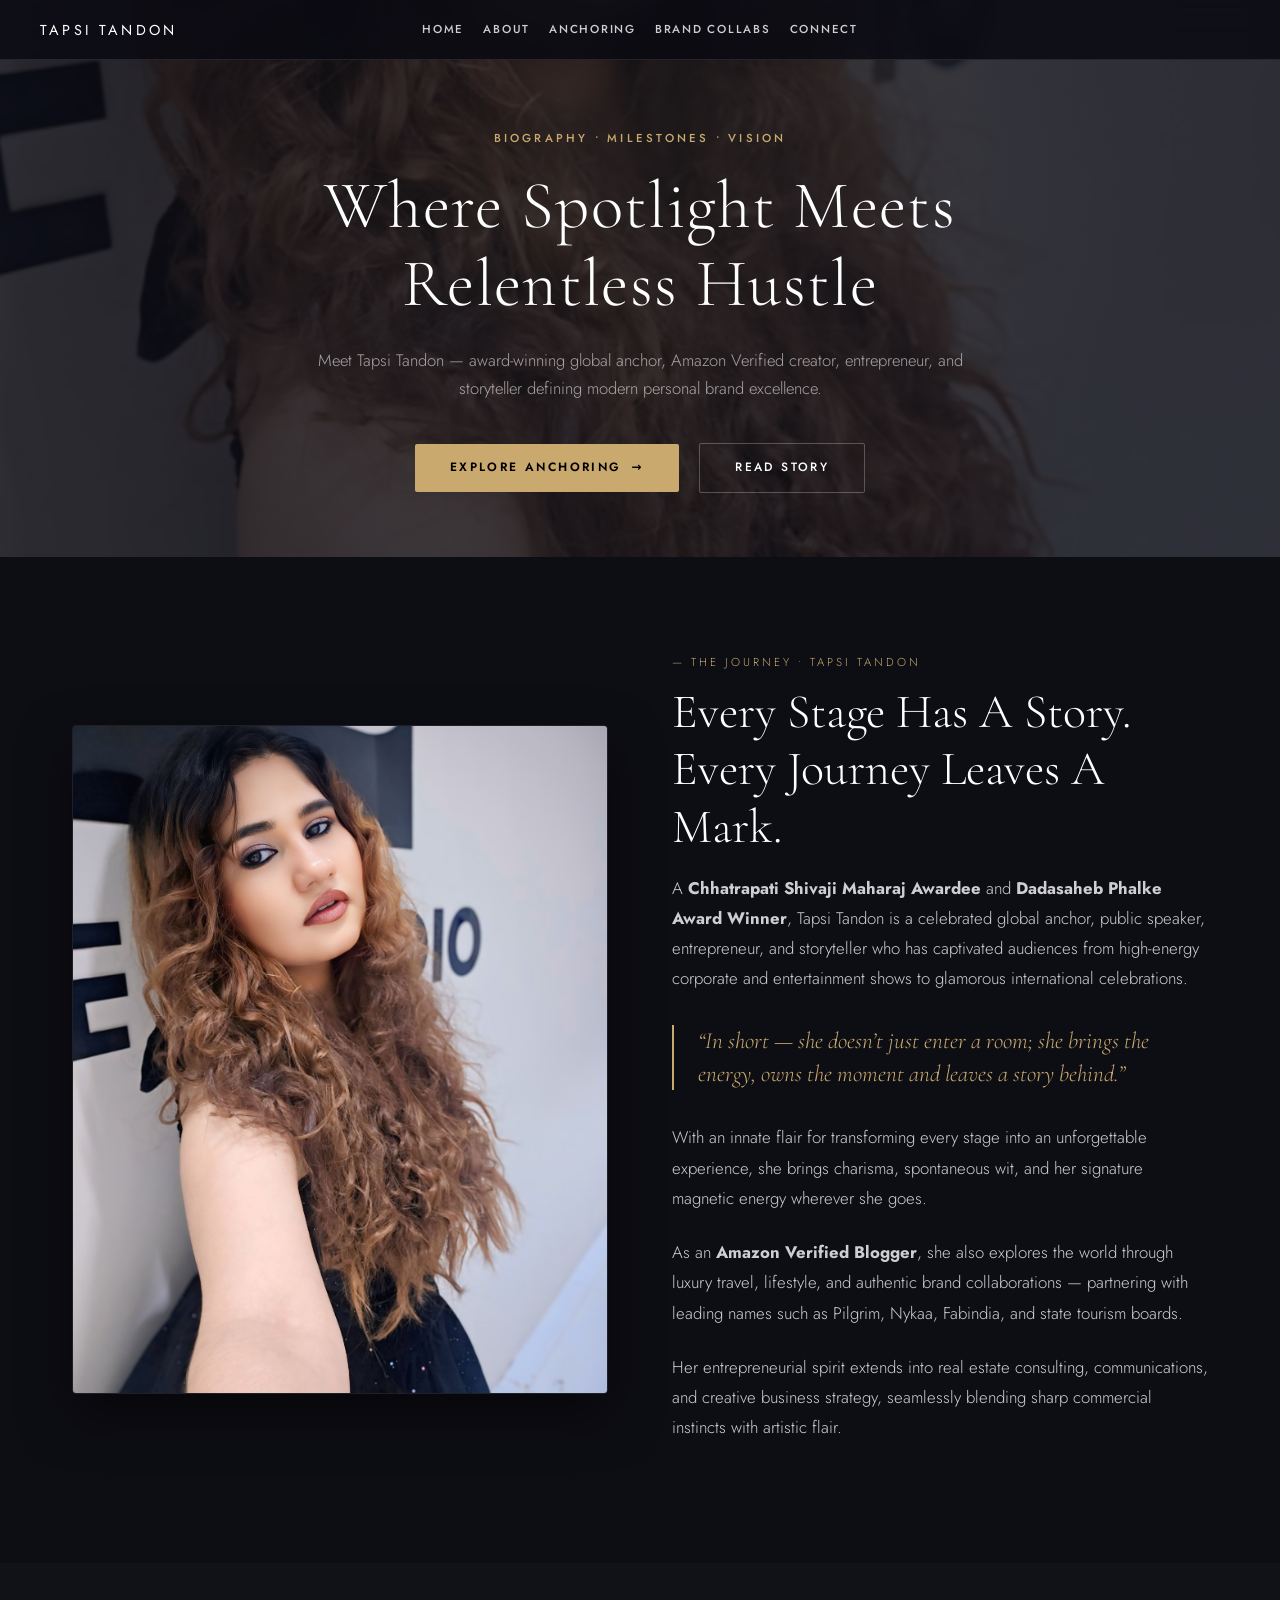
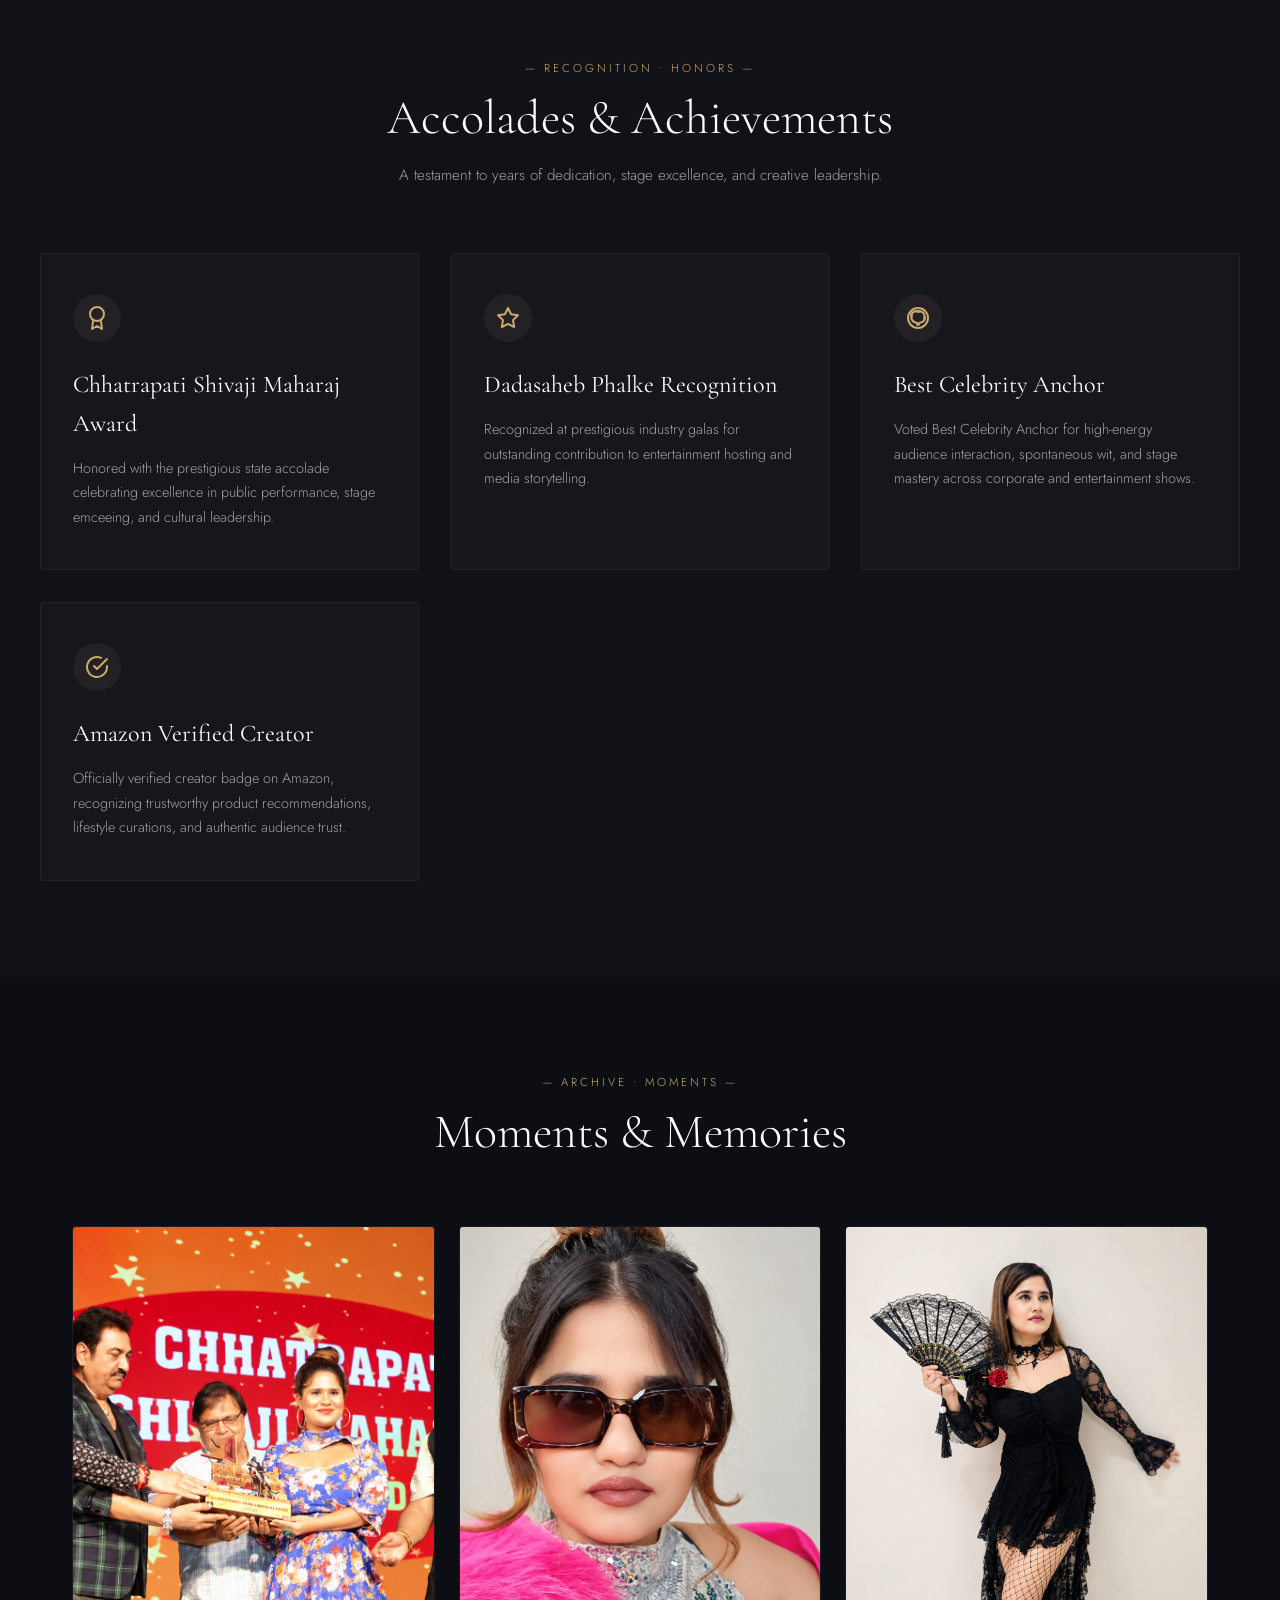
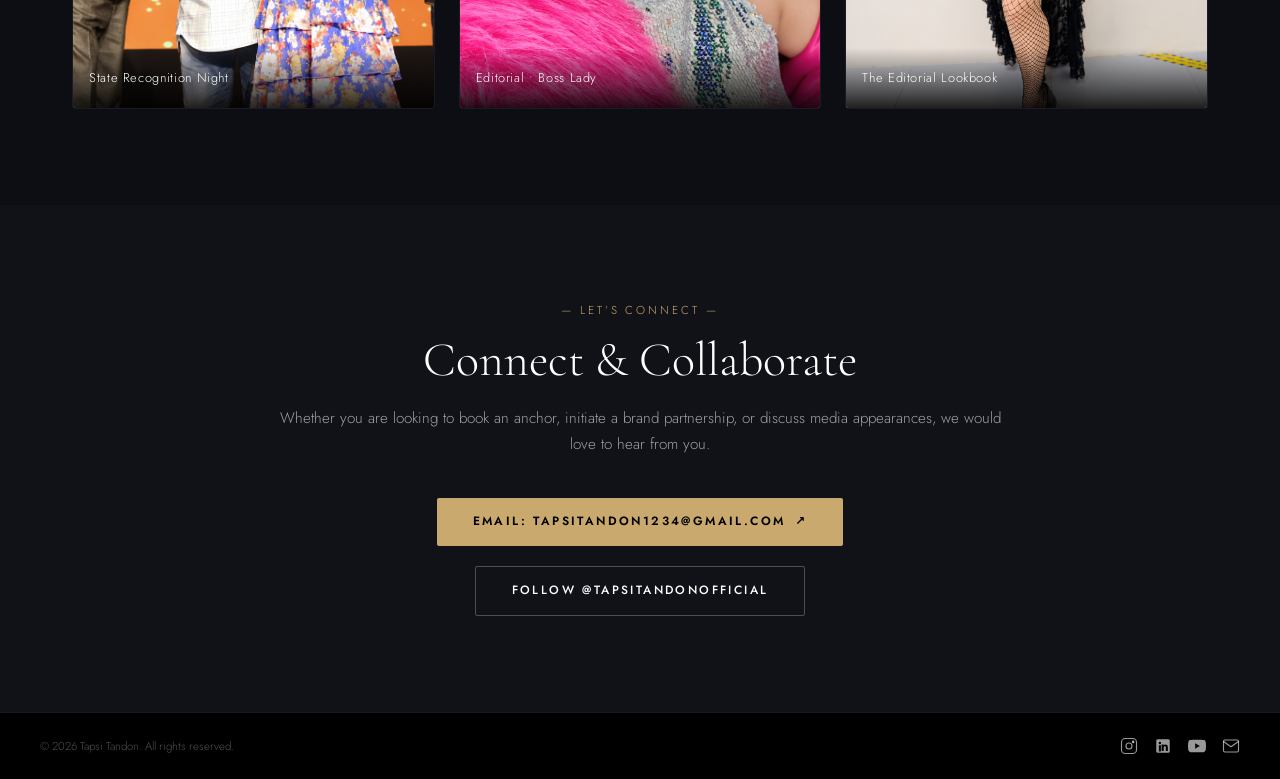
<file: about.html>
<!DOCTYPE html>
<html lang="en">
<head>
  <meta charset="UTF-8" />
  <meta name="viewport" content="width=device-width, initial-scale=1.0" />
  <title>About Tapsi Tandon | Anchor, Lifestyle Blogger &amp; Entrepreneur</title>
  <meta name="description" content="Discover the journey of Tapsi Tandon: Chhatrapati Shivaji Awardee, Dadasaheb Phalke recognition, award-winning international anchor, Amazon Verified blogger, and entrepreneur." />
  <meta name="robots" content="index, follow, max-image-preview:large, max-snippet:-1, max-video-preview:-1" />
  <link rel="canonical" href="https://tapsi-tandon-portfolio.vercel.app/about.html" />
  <meta name="theme-color" content="#0d0d0f" />

  <!-- Favicon -->
  <link rel="icon" type="image/x-icon" href="favicon.ico" />
  <link rel="icon" type="image/png" sizes="192x192" href="favicon.png" />
  <link rel="icon" type="image/svg+xml" href="assets/favicon.svg" />
  <link rel="apple-touch-icon" href="favicon.png" />

  <!-- Open Graph / Facebook -->
  <meta property="og:type" content="profile" />
  <meta property="og:site_name" content="Tapsi Tandon" />
  <meta property="og:title" content="About Tapsi Tandon | Anchor, Lifestyle Blogger &amp; Entrepreneur" />
  <meta property="og:description" content="Official biography and milestones of award-winning anchor, lifestyle blogger, and entrepreneur Tapsi Tandon." />
  <meta property="og:url" content="https://tapsi-tandon-portfolio.vercel.app/about.html" />
  <meta property="og:image" content="https://tapsi-tandon-portfolio.vercel.app/assets/thumnail.png" />
  <meta property="og:image:alt" content="Tapsi Tandon official portrait" />
  <meta property="og:locale" content="en_US" />
  <meta property="profile:first_name" content="Tapsi" />
  <meta property="profile:last_name" content="Tandon" />

  <!-- Twitter / X Card -->
  <meta name="twitter:card" content="summary_large_image" />
  <meta name="twitter:title" content="About Tapsi Tandon | Anchor, Lifestyle Blogger &amp; Entrepreneur" />
  <meta name="twitter:description" content="Discover the journey of award-winning anchor and entrepreneur Tapsi Tandon." />
  <meta name="twitter:image" content="https://tapsi-tandon-portfolio.vercel.app/assets/thumnail.png" />

  <!-- Structured Data (JSON-LD) - AboutPage & Person Schema -->
  <script type="application/ld+json">
  {
    "@context": "https://schema.org",
    "@type": "AboutPage",
    "mainEntity": {
      "@type": "Person",
      "name": "Tapsi Tandon",
      "url": "https://tapsi-tandon-portfolio.vercel.app/",
      "image": "https://tapsi-tandon-portfolio.vercel.app/assets/thumnail.png",
      "description": "A Chhatrapati Shivaji Awardee & Dadasaheb Phalke Award Winner, Tapsi Tandon is a global anchor, public speaker, entrepreneur and Amazon Verified blogger.",
      "jobTitle": [
        "Anchor",
        "Lifestyle Blogger",
        "Entrepreneur",
        "Public Speaker"
      ],
      "award": [
        "Chhatrapati Shivaji Maharaj Award",
        "Dadasaheb Phalke Award",
        "Best Celebrity Anchor",
        "Amazon Verified Blogger"
      ],
      "sameAs": [
        "https://www.instagram.com/tapsitandonofficial/",
        "https://in.linkedin.com/in/tapsi-tandon-43574a1b8",
        "https://www.youtube.com/watch?v=YU4vX3WAC-Q&t=421s"
      ]
    }
  }
  </script>

  <!-- Google Fonts -->
  <link rel="preconnect" href="https://fonts.googleapis.com" />
  <link rel="preconnect" href="https://fonts.gstatic.com" crossorigin />
  <link href="https://fonts.googleapis.com/css2?family=Cormorant+Garamond:ital,wght@0,300;0,400;0,500;0,600;0,700;1,300;1,400;1,600&family=Dancing+Script:wght@400;600;700&family=Jost:wght@200;300;400;500;600&display=swap" rel="stylesheet" />

  <link rel="stylesheet" href="style.css?v=5" />
  <link rel="stylesheet" href="subpage.css" />
</head>
<body>

  <!-- ===================== MOBILE NAVBAR BACKDROP ===================== -->
  <div class="navbar-backdrop" id="navBackdrop" aria-hidden="true"></div>

  <!-- ===================== STICKY NAVBAR ===================== -->
  <header class="navbar" id="navbar">
    <div class="navbar__logo">
      <a href="index.html" aria-label="Tapsi Tandon home">TAPSI TANDON</a>
    </div>
    <nav class="navbar__links" id="navbarLinks" aria-label="Main navigation">
      <a href="index.html" class="navbar__link">HOME</a>
      <a href="about.html" class="navbar__link navbar__link--active">ABOUT</a>
      <a href="anchoring.html" class="navbar__link">ANCHORING</a>
      <a href="brand-collaborations.html" class="navbar__link">BRAND COLLABS</a>
      <a href="index.html#connect" class="navbar__link">CONNECT</a>
    </nav>
    <div class="navbar__actions">
      <button class="navbar__hamburger" id="navOpen" type="button" aria-label="Toggle navigation menu" aria-expanded="false">
        <span></span>
        <span></span>
      </button>
    </div>
  </header>

  <main>

    <!-- ===================== HERO SECTION ===================== -->
    <section class="subpage-hero">
      <div class="subpage-hero__bg" style="background-image: url('assets/series 1 archive phot.jpeg');"></div>
      <div class="subpage-hero__content">
        <span class="subpage-hero__eyebrow">Biography &bull; Milestones &bull; Vision</span>
        <h1 class="subpage-hero__title">Where Spotlight Meets Relentless Hustle</h1>
        <p class="subpage-hero__desc">
          Meet Tapsi Tandon &mdash; award-winning global anchor, Amazon Verified creator, entrepreneur, and storyteller defining modern personal brand excellence.
        </p>
        <div class="subpage-hero__actions">
          <a href="anchoring.html" class="btn-luxury-primary">
            <span>EXPLORE ANCHORING</span>
            <span>&rarr;</span>
          </a>
          <a href="#biography" class="btn-luxury-outline">
            <span>READ STORY</span>
          </a>
        </div>
      </div>
    </section>

    <!-- ===================== THE BIOGRAPHY / STORY ===================== -->
    <section class="subpage-section" id="biography">
      <div class="subpage-story">
        <div class="subpage-story__media">
          <img
            src="assets/series 1 archive phot.jpeg"
            alt="Tapsi Tandon award-winning anchor and entrepreneur editorial portrait"
            loading="lazy"
          />
        </div>
        <div class="subpage-story__body">
          <span class="section-head__eyebrow">&#x2014;&nbsp;THE JOURNEY &bull; TAPSI TANDON</span>
          <h2 class="section-head__title" style="text-align: left;">Every Stage Has A Story. Every Journey Leaves A Mark.</h2>
          <p>
            A <strong>Chhatrapati Shivaji Maharaj Awardee</strong> and <strong>Dadasaheb Phalke Award Winner</strong>, Tapsi Tandon is a celebrated global anchor, public speaker, entrepreneur, and storyteller who has captivated audiences from high-energy corporate and entertainment shows to glamorous international celebrations.
          </p>
          <div class="subpage-story__quote">
            &ldquo;In short &mdash; she doesn’t just enter a room; she brings the energy, owns the moment and leaves a story behind.&rdquo;
          </div>
          <p>
            With an innate flair for transforming every stage into an unforgettable experience, she brings charisma, spontaneous wit, and her signature magnetic energy wherever she goes.
          </p>
          <p>
            As an <strong>Amazon Verified Blogger</strong>, she also explores the world through luxury travel, lifestyle, and authentic brand collaborations &mdash; partnering with leading names such as Pilgrim, Nykaa, Fabindia, and state tourism boards.
          </p>
          <p>
            Her entrepreneurial spirit extends into real estate consulting, communications, and creative business strategy, seamlessly blending sharp commercial instincts with artistic flair.
          </p>
        </div>
      </div>
    </section>

    <!-- ===================== AWARDS & HONORS ===================== -->
    <section class="subpage-section subpage-section--dark">
      <div class="subpage-container">
        <div class="section-head">
          <span class="section-head__eyebrow">&#x2014;&nbsp;RECOGNITION &bull; HONORS&nbsp;&#x2014;</span>
          <h2 class="section-head__title">Accolades &amp; Achievements</h2>
          <p class="section-head__desc">
            A testament to years of dedication, stage excellence, and creative leadership.
          </p>
        </div>

        <div class="subpage-grid">
          <!-- Award 1 -->
          <div class="subpage-card">
            <div class="subpage-card__icon">
              <svg width="24" height="24" viewBox="0 0 24 24" fill="none" stroke="currentColor" stroke-width="2" stroke-linecap="round" stroke-linejoin="round">
                <circle cx="12" cy="8" r="7"></circle>
                <polyline points="8.21 13.89 7 23 12 20 17 23 15.79 13.88"></polyline>
              </svg>
            </div>
            <h3 class="subpage-card__title">Chhatrapati Shivaji Maharaj Award</h3>
            <p class="subpage-card__desc">
              Honored with the prestigious state accolade celebrating excellence in public performance, stage emceeing, and cultural leadership.
            </p>
          </div>

          <!-- Award 2 -->
          <div class="subpage-card">
            <div class="subpage-card__icon">
              <svg width="24" height="24" viewBox="0 0 24 24" fill="none" stroke="currentColor" stroke-width="2" stroke-linecap="round" stroke-linejoin="round">
                <polygon points="12 2 15.09 8.26 22 9.27 17 14.14 18.18 21.02 12 17.77 5.82 21.02 7 14.14 2 9.27 8.91 8.26 12 2"></polygon>
              </svg>
            </div>
            <h3 class="subpage-card__title">Dadasaheb Phalke Recognition</h3>
            <p class="subpage-card__desc">
              Recognized at prestigious industry galas for outstanding contribution to entertainment hosting and media storytelling.
            </p>
          </div>

          <!-- Award 3 -->
          <div class="subpage-card">
            <div class="subpage-card__icon">
              <svg width="24" height="24" viewBox="0 0 24 24" fill="none" stroke="currentColor" stroke-width="2" stroke-linecap="round" stroke-linejoin="round">
                <path d="M12 2a10 10 0 1 0 10 10A10 10 0 0 0 12 2zm1 14.93V18a1 1 0 0 1-2 0v-1.07A7 7 0 0 1 5.07 11H6a1 1 0 0 1 0-2h-.93A7 7 0 0 1 11 5.07V6a1 1 0 0 1 2 0v-.93A7 7 0 0 1 18.93 11H18a1 1 0 0 1 0 2h.93A7 7 0 0 1 13 16.93z"></path>
              </svg>
            </div>
            <h3 class="subpage-card__title">Best Celebrity Anchor</h3>
            <p class="subpage-card__desc">
              Voted Best Celebrity Anchor for high-energy audience interaction, spontaneous wit, and stage mastery across corporate and entertainment shows.
            </p>
          </div>

          <!-- Award 4 -->
          <div class="subpage-card">
            <div class="subpage-card__icon">
              <svg width="24" height="24" viewBox="0 0 24 24" fill="none" stroke="currentColor" stroke-width="2" stroke-linecap="round" stroke-linejoin="round">
                <path d="M22 11.08V12a10 10 0 1 1-5.93-9.14"></path>
                <polyline points="22 4 12 14.01 9 11.01"></polyline>
              </svg>
            </div>
            <h3 class="subpage-card__title">Amazon Verified Creator</h3>
            <p class="subpage-card__desc">
              Officially verified creator badge on Amazon, recognizing trustworthy product recommendations, lifestyle curations, and authentic audience trust.
            </p>
          </div>
        </div>
      </div>
    </section>

    <!-- ===================== VISUAL ARCHIVE ===================== -->
    <section class="subpage-section">
      <div class="section-head">
        <span class="section-head__eyebrow">&#x2014;&nbsp;ARCHIVE &bull; MOMENTS&nbsp;&#x2014;</span>
        <h2 class="section-head__title">Moments &amp; Memories</h2>
      </div>

      <div class="subpage-gallery">
        <div class="subpage-gallery__item">
          <img
            src="assets/chattrapati_award_winner.jpg"
            alt="Tapsi Tandon receiving the Chhatrapati Shivaji Maharaj Award"
            loading="lazy"
          />
          <div class="subpage-gallery__caption">State Recognition Night</div>
        </div>
        <div class="subpage-gallery__item">
          <img
            src="assets/glam.png"
            alt="Tapsi Tandon editorial portrait and personal brand ambassador"
            loading="lazy"
          />
          <div class="subpage-gallery__caption">Editorial &bull; Boss Lady</div>
        </div>
        <div class="subpage-gallery__item">
          <img
            src="assets/series2nd photo.jpeg"
            alt="Tapsi Tandon editorial lookbook and personal styling"
            loading="lazy"
          />
          <div class="subpage-gallery__caption">The Editorial Lookbook</div>
        </div>
      </div>
    </section>

    <!-- ===================== CALL TO ACTION ===================== -->
    <section class="subpage-section subpage-section--dark" style="text-align: center;">
      <div class="subpage-container" style="max-width: 750px;">
        <span class="section-head__eyebrow">&#x2014;&nbsp;LET&rsquo;S CONNECT&nbsp;&#x2014;</span>
        <h2 class="section-head__title">Connect &amp; Collaborate</h2>
        <p class="section-head__desc" style="margin-bottom: 2.5rem;">
          Whether you are looking to book an anchor, initiate a brand partnership, or discuss media appearances, we would love to hear from you.
        </p>
        <div class="subpage-hero__actions">
          <a
            href="https://mail.google.com/mail/?view=cm&fs=1&to=tapsitandon1234@gmail.com"
            target="_blank"
            rel="noopener noreferrer"
            class="btn-luxury-primary"
          >
            <span>EMAIL: tapsitandon1234@gmail.com</span>
            <span>&nearr;</span>
          </a>
          <a
            href="https://www.instagram.com/tapsitandonofficial/"
            target="_blank"
            rel="noopener noreferrer"
            class="btn-luxury-outline"
          >
            <span>FOLLOW @tapsitandonofficial</span>
          </a>
        </div>
      </div>
    </section>

  </main>

  <!-- ===================== FOOTER ===================== -->
  <footer class="footer">
    <div class="footer__bottom">
      <p class="footer__copy">&copy; <span id="footerYear">2026</span> Tapsi Tandon. All rights reserved.</p>
      <div class="footer__social">
        <a href="https://www.instagram.com/tapsitandonofficial/" target="_blank" rel="noopener noreferrer" aria-label="Instagram" class="footer__social-link">
          <svg width="18" height="18" viewBox="0 0 24 24" fill="none" stroke="currentColor" stroke-width="1.5" aria-hidden="true">
            <rect x="2" y="2" width="20" height="20" rx="5" ry="5"/>
            <circle cx="12" cy="12" r="4"/>
            <circle cx="17.5" cy="6.5" r="1" fill="currentColor"/>
          </svg>
        </a>
        <a href="https://in.linkedin.com/in/tapsi-tandon-43574a1b8" target="_blank" rel="noopener noreferrer" aria-label="LinkedIn" class="footer__social-link">
          <svg width="18" height="18" viewBox="0 0 24 24" fill="currentColor" aria-hidden="true">
            <path d="M19 3a2 2 0 0 1 2 2v14a2 2 0 0 1-2 2H5a2 2 0 0 1-2-2V5a2 2 0 0 1 2-2h14m-.5 15.5v-5.3a3.26 3.26 0 0 0-3.26-3.26c-.85 0-1.84.52-2.28 1.3v-1.11h-2.79v8.37h2.79v-4.93c0-.77.62-1.4 1.39-1.4a1.4 1.4 0 0 1 1.4 1.4v4.93h2.75M6.46 10.9v8.37H9.2V10.9H6.46M7.83 6.45a1.6 1.6 0 0 0-1.6 1.6 1.6 1.6 0 0 0 1.6 1.6 1.6 1.6 0 0 0 1.6-1.6 1.6 1.6 0 0 0-1.6-1.6z"/>
          </svg>
        </a>
        <a href="https://www.youtube.com/watch?v=YU4vX3WAC-Q&t=421s" target="_blank" rel="noopener noreferrer" aria-label="YouTube" class="footer__social-link">
          <svg width="18" height="18" viewBox="0 0 24 24" fill="currentColor" aria-hidden="true">
            <path d="M23.498 6.186a3.016 3.016 0 0 0-2.122-2.136C19.505 3.545 12 3.545 12 3.545s-7.505 0-9.377.505A3.017 3.017 0 0 0 .502 6.186C0 8.07 0 12 0 12s0 3.93.502 5.814a3.016 3.016 0 0 0 2.122 2.136c1.871.505 9.376.505 9.376.505s7.505 0 9.377-.505a3.015 3.015 0 0 0 2.122-2.136C24 15.93 24 12 24 12s0-3.93-.502-5.814zM9.545 15.568V8.432L15.818 12l-6.273 3.568z"/>
          </svg>
        </a>
        <a href="https://mail.google.com/mail/?view=cm&fs=1&to=tapsitandon1234@gmail.com" target="_blank" rel="noopener noreferrer" aria-label="Email" class="footer__social-link">
          <svg width="18" height="18" viewBox="0 0 24 24" fill="none" stroke="currentColor" stroke-width="1.5" stroke-linecap="round" stroke-linejoin="round" aria-hidden="true">
            <path d="M4 4h16c1.1 0 2 .9 2 2v12c0 1.1-.9 2-2 2H4c-1.1 0-2-.9-2-2V6c0-1.1.9-2 2-2z"></path>
            <polyline points="22,6 12,13 2,6"></polyline>
          </svg>
        </a>
      </div>
    </div>
  </footer>

  <script src="script.js"></script>
</body>
</html>
</file>
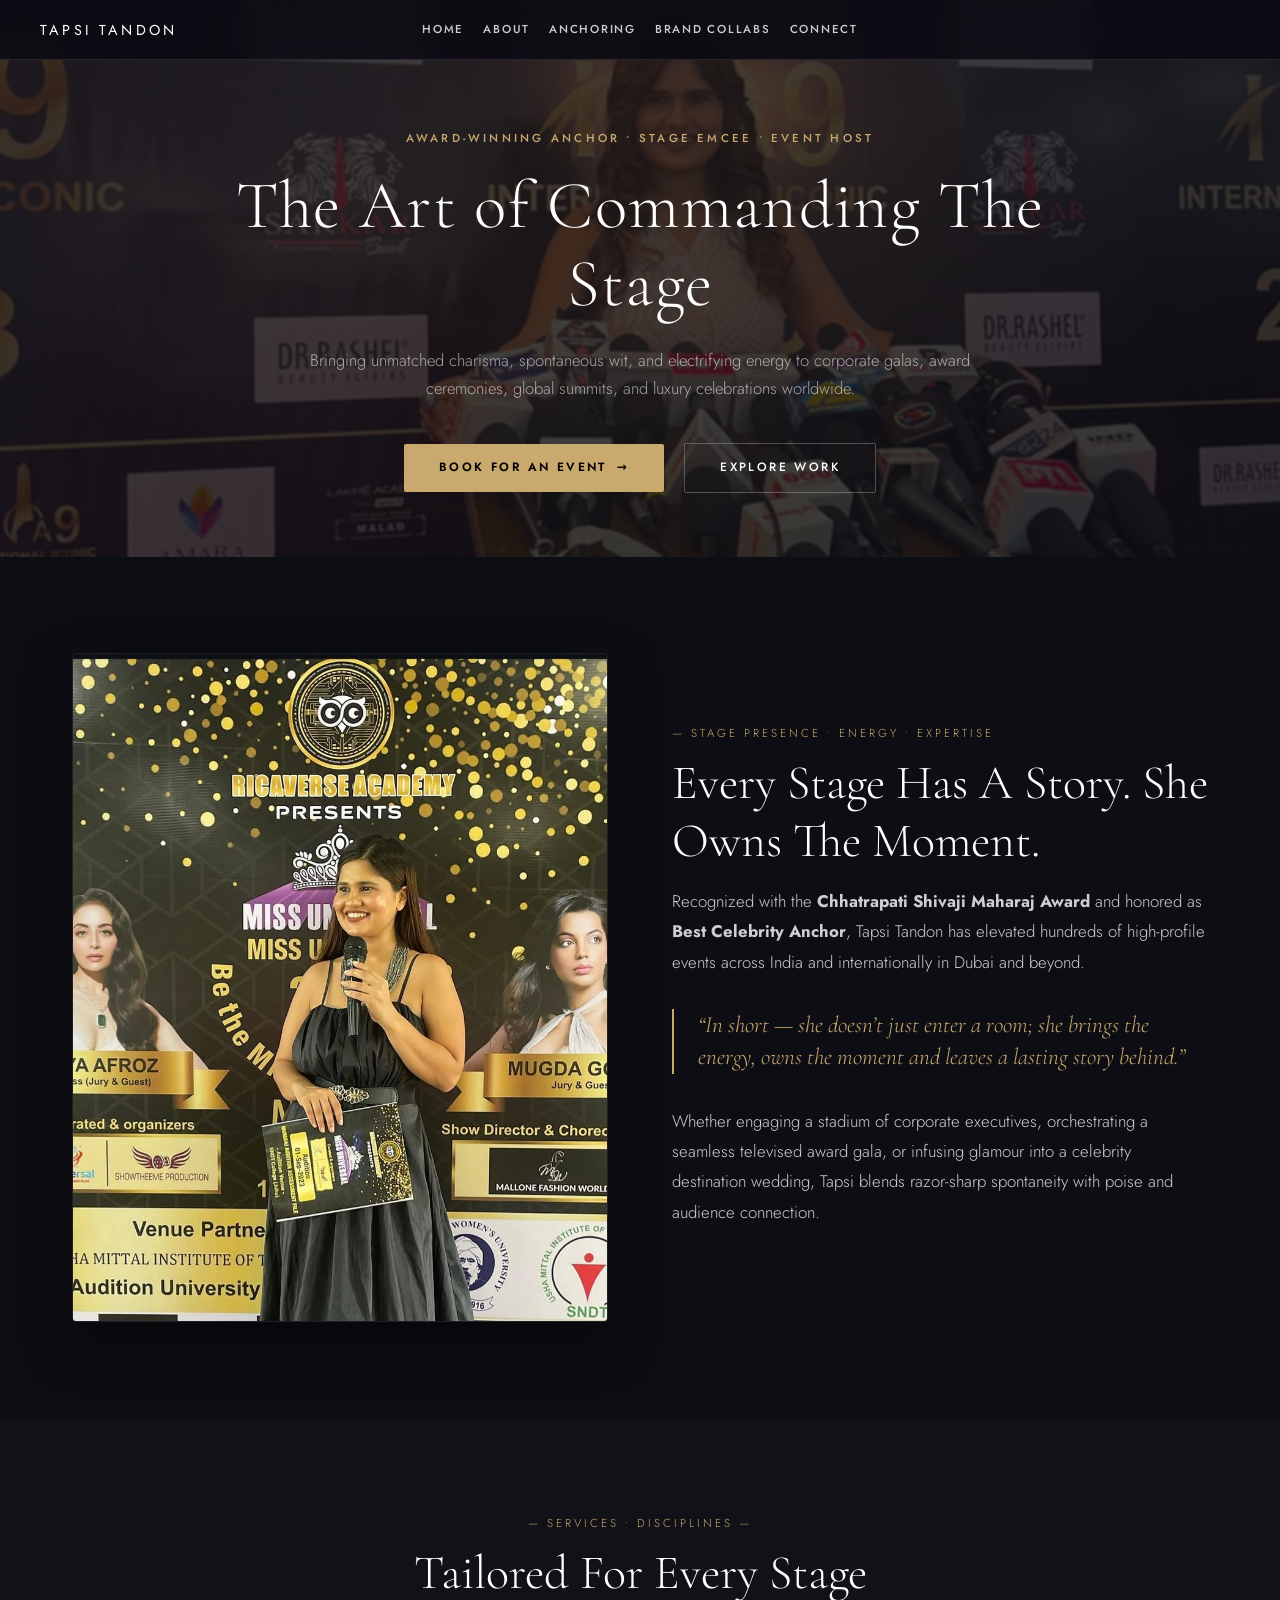
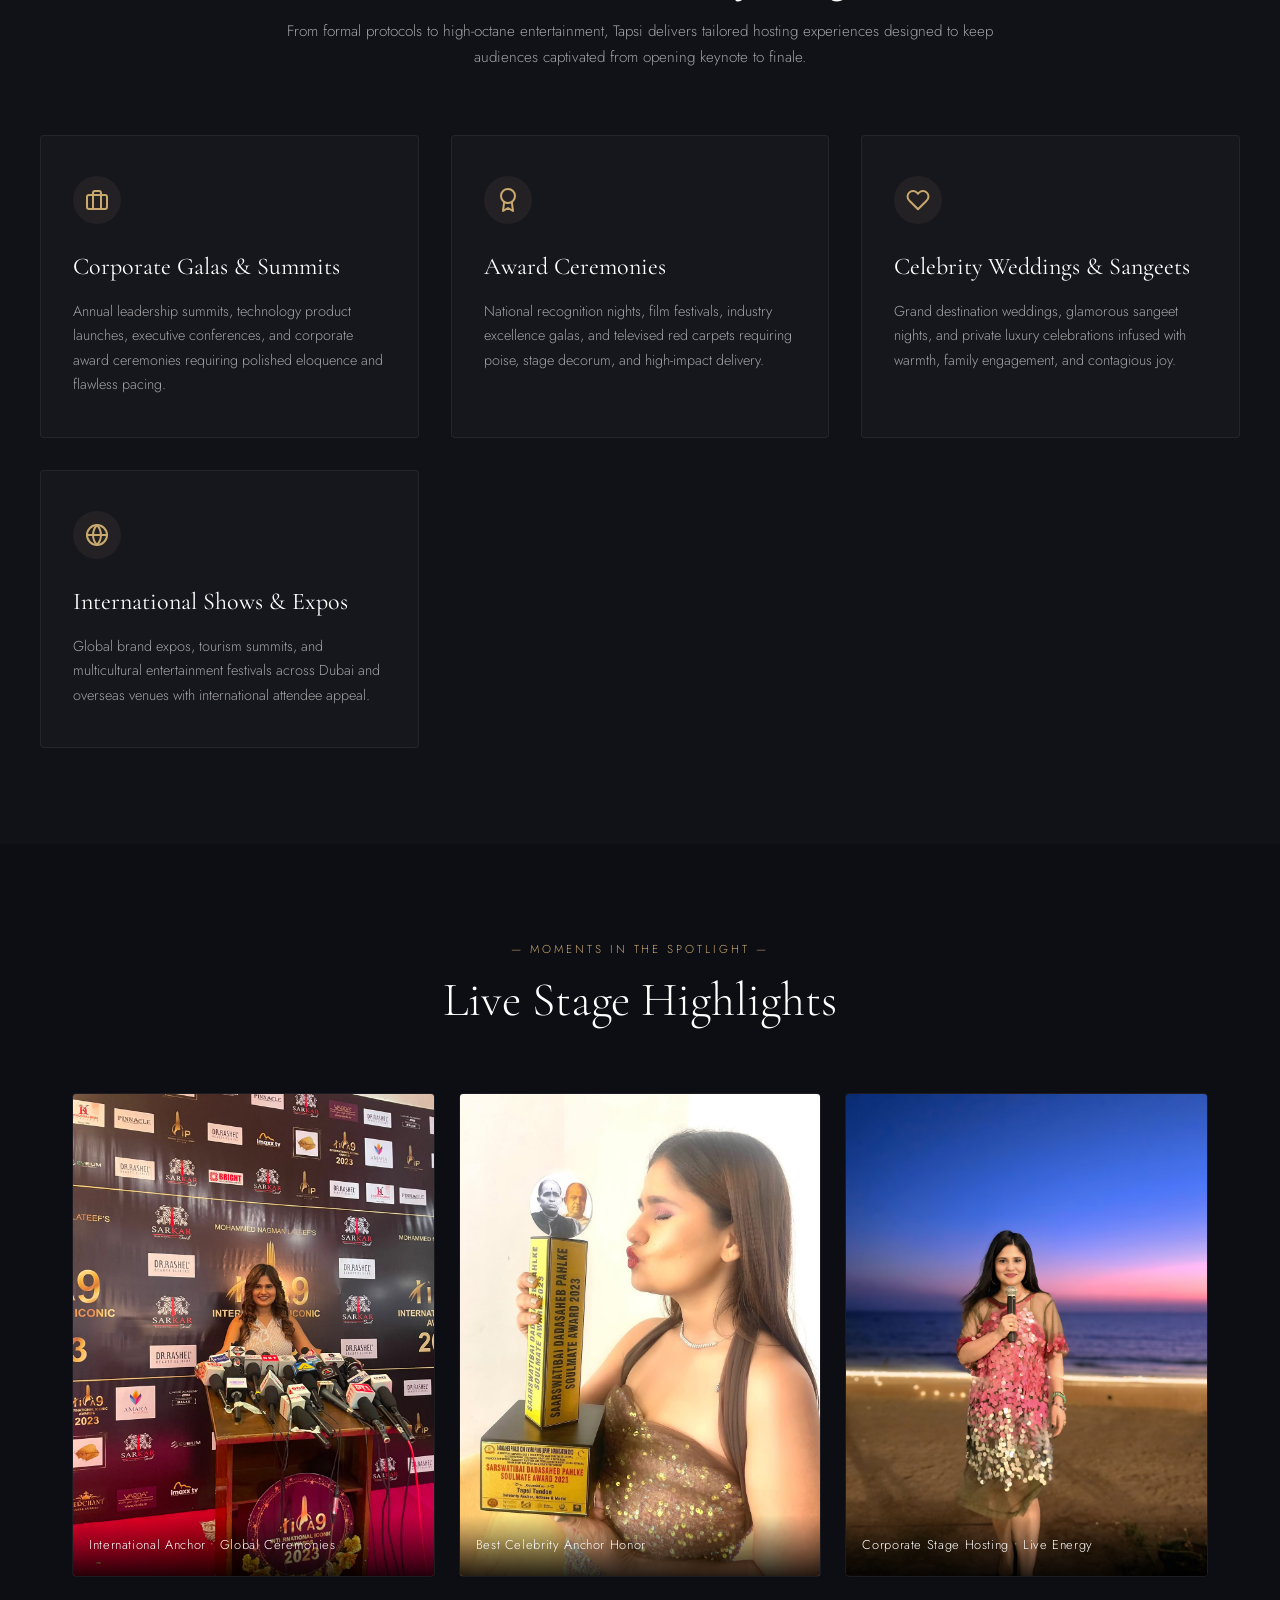
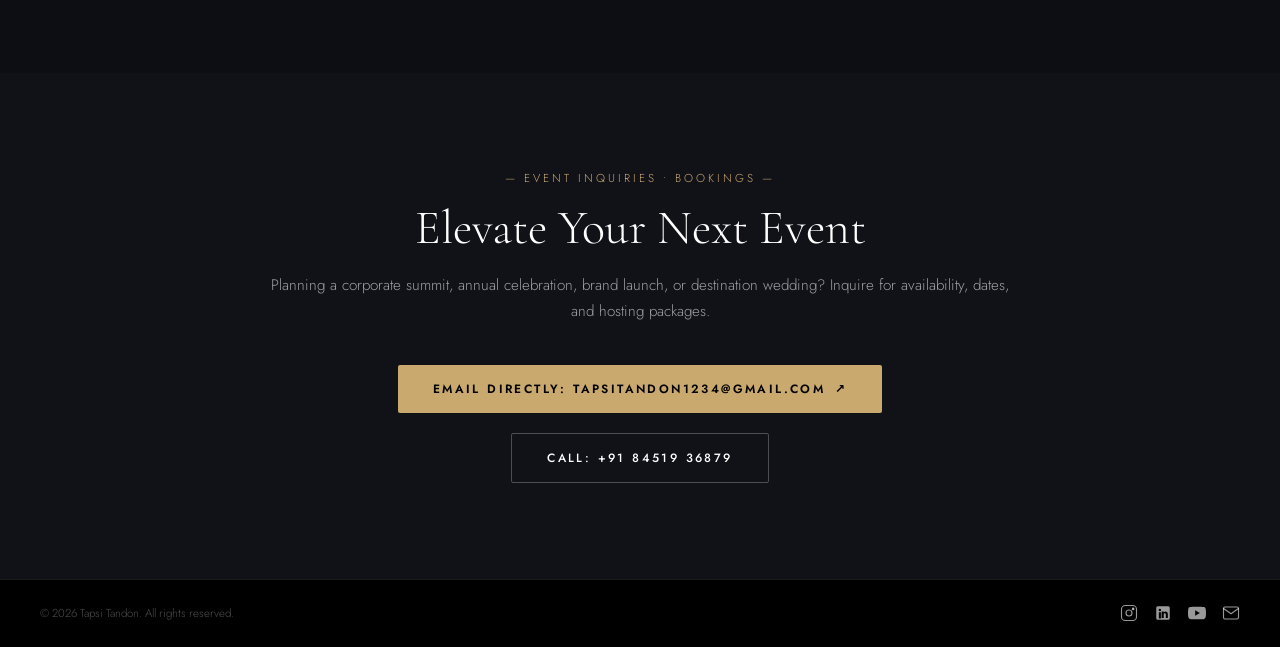
<file: anchoring.html>
<!DOCTYPE html>
<html lang="en">
<head>
  <meta charset="UTF-8" />
  <meta name="viewport" content="width=device-width, initial-scale=1.0" />
  <title>Tapsi Tandon | Professional Anchor, Event Host &amp; Stage Emcee</title>
  <meta name="description" content="Book award-winning anchor Tapsi Tandon for corporate events, annual award ceremonies, entertainment shows, luxury weddings and international stage hosting." />
  <meta name="robots" content="index, follow, max-image-preview:large, max-snippet:-1, max-video-preview:-1" />
  <link rel="canonical" href="https://tapsi-tandon-portfolio.vercel.app/anchoring.html" />
  <meta name="theme-color" content="#0d0d0f" />

  <!-- Favicon -->
  <link rel="icon" type="image/x-icon" href="favicon.ico" />
  <link rel="icon" type="image/png" sizes="192x192" href="favicon.png" />
  <link rel="icon" type="image/svg+xml" href="assets/favicon.svg" />
  <link rel="apple-touch-icon" href="favicon.png" />

  <!-- Open Graph / Facebook -->
  <meta property="og:type" content="article" />
  <meta property="og:site_name" content="Tapsi Tandon" />
  <meta property="og:title" content="Tapsi Tandon | Professional Anchor, Event Host &amp; Stage Emcee" />
  <meta property="og:description" content="Award-winning global anchor known for commanding live stages across corporate galas, prestigious award nights, and luxury weddings." />
  <meta property="og:url" content="https://tapsi-tandon-portfolio.vercel.app/anchoring.html" />
  <meta property="og:image" content="https://tapsi-tandon-portfolio.vercel.app/assets/chattrapati_award_winner2.jpg" />
  <meta property="og:image:alt" content="Tapsi Tandon hosting international ceremonies on stage" />
  <meta property="og:locale" content="en_US" />

  <!-- Twitter / X Card -->
  <meta name="twitter:card" content="summary_large_image" />
  <meta name="twitter:title" content="Tapsi Tandon | Professional Anchor, Event Host &amp; Stage Emcee" />
  <meta name="twitter:description" content="Book award-winning anchor Tapsi Tandon for corporate events, annual award ceremonies, entertainment shows, and luxury weddings." />
  <meta name="twitter:image" content="https://tapsi-tandon-portfolio.vercel.app/assets/chattrapati_award_winner2.jpg" />

  <!-- Structured Data (JSON-LD) - Service & Person Schema -->
  <script type="application/ld+json">
  {
    "@context": "https://schema.org",
    "@type": "Service",
    "serviceType": "Event Anchoring & Stage Hosting",
    "name": "Professional Anchor & Emcee Services by Tapsi Tandon",
    "provider": {
      "@type": "Person",
      "name": "Tapsi Tandon",
      "url": "https://tapsi-tandon-portfolio.vercel.app/",
      "image": "https://tapsi-tandon-portfolio.vercel.app/assets/chattrapati_award_winner2.jpg",
      "jobTitle": "Anchor",
      "award": [
        "Chhatrapati Shivaji Maharaj Award",
        "Dadasaheb Phalke Award",
        "Best Celebrity Anchor"
      ],
      "sameAs": [
        "https://www.instagram.com/tapsitandonofficial/",
        "https://in.linkedin.com/in/tapsi-tandon-43574a1b8",
        "https://www.youtube.com/watch?v=YU4vX3WAC-Q&t=421s"
      ]
    },
    "areaServed": "Global",
    "description": "Professional stage hosting, corporate event emceeing, award ceremonies, and high-energy luxury wedding hosting.",
    "hasOfferCatalog": {
      "@type": "OfferCatalog",
      "name": "Stage Hosting Services",
      "itemListElement": [
        {
          "@type": "Offer",
          "itemOffered": {
            "@type": "Service",
            "name": "Corporate Event Anchoring"
          }
        },
        {
          "@type": "Offer",
          "itemOffered": {
            "@type": "Service",
            "name": "Award Night Hosting"
          }
        },
        {
          "@type": "Offer",
          "itemOffered": {
            "@type": "Service",
            "name": "Luxury Wedding & Sangeet Emceeing"
          }
        }
      ]
    }
  }
  </script>

  <!-- Google Fonts -->
  <link rel="preconnect" href="https://fonts.googleapis.com" />
  <link rel="preconnect" href="https://fonts.gstatic.com" crossorigin />
  <link href="https://fonts.googleapis.com/css2?family=Cormorant+Garamond:ital,wght@0,300;0,400;0,500;0,600;0,700;1,300;1,400;1,600&family=Dancing+Script:wght@400;600;700&family=Jost:wght@200;300;400;500;600&display=swap" rel="stylesheet" />

  <link rel="stylesheet" href="style.css?v=5" />
  <link rel="stylesheet" href="subpage.css" />
</head>
<body>

  <!-- ===================== MOBILE NAVBAR BACKDROP ===================== -->
  <div class="navbar-backdrop" id="navBackdrop" aria-hidden="true"></div>

  <!-- ===================== STICKY NAVBAR ===================== -->
  <header class="navbar" id="navbar">
    <div class="navbar__logo">
      <a href="index.html" aria-label="Tapsi Tandon home">TAPSI TANDON</a>
    </div>
    <nav class="navbar__links" id="navbarLinks" aria-label="Main navigation">
      <a href="index.html" class="navbar__link">HOME</a>
      <a href="about.html" class="navbar__link">ABOUT</a>
      <a href="anchoring.html" class="navbar__link navbar__link--active">ANCHORING</a>
      <a href="brand-collaborations.html" class="navbar__link">BRAND COLLABS</a>
      <a href="index.html#connect" class="navbar__link">CONNECT</a>
    </nav>
    <div class="navbar__actions">
      <button class="navbar__hamburger" id="navOpen" type="button" aria-label="Toggle navigation menu" aria-expanded="false">
        <span></span>
        <span></span>
      </button>
    </div>
  </header>

  <main>

    <!-- ===================== HERO SECTION ===================== -->
    <section class="subpage-hero">
      <div class="subpage-hero__bg" style="background-image: url('assets/chattrapati_award_winner2.jpg');"></div>
      <div class="subpage-hero__content">
        <span class="subpage-hero__eyebrow">Award-Winning Anchor &bull; Stage Emcee &bull; Event Host</span>
        <h1 class="subpage-hero__title">The Art of Commanding The Stage</h1>
        <p class="subpage-hero__desc">
          Bringing unmatched charisma, spontaneous wit, and electrifying energy to corporate galas, award ceremonies, global summits, and luxury celebrations worldwide.
        </p>
        <div class="subpage-hero__actions">
          <a href="https://mail.google.com/mail/?view=cm&fs=1&to=tapsitandon1234@gmail.com" target="_blank" rel="noopener noreferrer" class="btn-luxury-primary">
            <span>BOOK FOR AN EVENT</span>
            <span>&rarr;</span>
          </a>
          <a href="#showreel" class="btn-luxury-outline">
            <span>EXPLORE WORK</span>
          </a>
        </div>
      </div>
    </section>

    <!-- ===================== STORY & PHILOSOPHY ===================== -->
    <section class="subpage-section" id="showreel">
      <div class="subpage-story">
        <div class="subpage-story__media">
          <img
            src="assets/anchor/anchoring-photo.jpeg"
            alt="Tapsi Tandon commanding the live stage with microphone in hand"
            loading="lazy"
          />
        </div>
        <div class="subpage-story__body">
          <span class="section-head__eyebrow">&#x2014;&nbsp;STAGE PRESENCE &bull; ENERGY &bull; EXPERTISE</span>
          <h2 class="section-head__title" style="text-align: left;">Every Stage Has A Story. She Owns The Moment.</h2>
          <p>
            Recognized with the <strong>Chhatrapati Shivaji Maharaj Award</strong> and honored as <strong>Best Celebrity Anchor</strong>, Tapsi Tandon has elevated hundreds of high-profile events across India and internationally in Dubai and beyond.
          </p>
          <div class="subpage-story__quote">
            &ldquo;In short &mdash; she doesn’t just enter a room; she brings the energy, owns the moment and leaves a lasting story behind.&rdquo;
          </div>
          <p>
            Whether engaging a stadium of corporate executives, orchestrating a seamless televised award gala, or infusing glamour into a celebrity destination wedding, Tapsi blends razor-sharp spontaneity with poise and audience connection.
          </p>
        </div>
      </div>
    </section>

    <!-- ===================== ANCHORING SPECIALIZATIONS ===================== -->
    <section class="subpage-section subpage-section--dark">
      <div class="subpage-container">
        <div class="section-head">
          <span class="section-head__eyebrow">&#x2014;&nbsp;SERVICES &bull; DISCIPLINES&nbsp;&#x2014;</span>
          <h2 class="section-head__title">Tailored For Every Stage</h2>
          <p class="section-head__desc">
            From formal protocols to high-octane entertainment, Tapsi delivers tailored hosting experiences designed to keep audiences captivated from opening keynote to finale.
          </p>
        </div>

        <div class="subpage-grid">
          <!-- Card 1 -->
          <div class="subpage-card">
            <div class="subpage-card__icon">
              <svg width="24" height="24" viewBox="0 0 24 24" fill="none" stroke="currentColor" stroke-width="2" stroke-linecap="round" stroke-linejoin="round">
                <rect x="2" y="7" width="20" height="14" rx="2" ry="2"></rect>
                <path d="M16 21V5a2 2 0 0 0-2-2h-4a2 2 0 0 0-2 2v16"></path>
              </svg>
            </div>
            <h3 class="subpage-card__title">Corporate Galas &amp; Summits</h3>
            <p class="subpage-card__desc">
              Annual leadership summits, technology product launches, executive conferences, and corporate award ceremonies requiring polished eloquence and flawless pacing.
            </p>
          </div>

          <!-- Card 2 -->
          <div class="subpage-card">
            <div class="subpage-card__icon">
              <svg width="24" height="24" viewBox="0 0 24 24" fill="none" stroke="currentColor" stroke-width="2" stroke-linecap="round" stroke-linejoin="round">
                <circle cx="12" cy="8" r="7"></circle>
                <polyline points="8.21 13.89 7 23 12 20 17 23 15.79 13.88"></polyline>
              </svg>
            </div>
            <h3 class="subpage-card__title">Award Ceremonies</h3>
            <p class="subpage-card__desc">
              National recognition nights, film festivals, industry excellence galas, and televised red carpets requiring poise, stage decorum, and high-impact delivery.
            </p>
          </div>

          <!-- Card 3 -->
          <div class="subpage-card">
            <div class="subpage-card__icon">
              <svg width="24" height="24" viewBox="0 0 24 24" fill="none" stroke="currentColor" stroke-width="2" stroke-linecap="round" stroke-linejoin="round">
                <path d="M20.84 4.61a5.5 5.5 0 0 0-7.78 0L12 5.67l-1.06-1.06a5.5 5.5 0 0 0-7.78 7.78l1.06 1.06L12 21.23l7.78-7.78 1.06-1.06a5.5 5.5 0 0 0 0-7.78z"></path>
              </svg>
            </div>
            <h3 class="subpage-card__title">Celebrity Weddings &amp; Sangeets</h3>
            <p class="subpage-card__desc">
              Grand destination weddings, glamorous sangeet nights, and private luxury celebrations infused with warmth, family engagement, and contagious joy.
            </p>
          </div>

          <!-- Card 4 -->
          <div class="subpage-card">
            <div class="subpage-card__icon">
              <svg width="24" height="24" viewBox="0 0 24 24" fill="none" stroke="currentColor" stroke-width="2" stroke-linecap="round" stroke-linejoin="round">
                <circle cx="12" cy="12" r="10"></circle>
                <line x1="2" y1="12" x2="22" y2="12"></line>
                <path d="M12 2a15.3 15.3 0 0 1 4 10 15.3 15.3 0 0 1-4 10 15.3 15.3 0 0 1-4-10 15.3 15.3 0 0 1 4-10z"></path>
              </svg>
            </div>
            <h3 class="subpage-card__title">International Shows &amp; Expos</h3>
            <p class="subpage-card__desc">
              Global brand expos, tourism summits, and multicultural entertainment festivals across Dubai and overseas venues with international attendee appeal.
            </p>
          </div>
        </div>
      </div>
    </section>

    <!-- ===================== STAGE GALLERY ===================== -->
    <section class="subpage-section">
      <div class="section-head">
        <span class="section-head__eyebrow">&#x2014;&nbsp;MOMENTS IN THE SPOTLIGHT&nbsp;&#x2014;</span>
        <h2 class="section-head__title">Live Stage Highlights</h2>
      </div>

      <div class="subpage-gallery">
        <div class="subpage-gallery__item">
          <img
            src="assets/chattrapati_award_winner2.jpg"
            alt="Tapsi Tandon hosting an international awards night on stage"
            loading="lazy"
          />
          <div class="subpage-gallery__caption">International Anchor &bull; Global Ceremonies</div>
        </div>
        <div class="subpage-gallery__item">
          <img
            src="assets/best_celebrity_anchor.jpg"
            alt="Tapsi Tandon receiving the Best Celebrity Anchor award"
            loading="lazy"
          />
          <div class="subpage-gallery__caption">Best Celebrity Anchor Honor</div>
        </div>
        <div class="subpage-gallery__item">
          <img
            src="assets/anchor/entrepreneur3.jpeg"
            alt="Tapsi Tandon engaging the audience during corporate event hosting"
            loading="lazy"
          />
          <div class="subpage-gallery__caption">Corporate Stage Hosting &bull; Live Energy</div>
        </div>
      </div>
    </section>

    <!-- ===================== CALL TO ACTION ===================== -->
    <section class="subpage-section subpage-section--dark" style="text-align: center;">
      <div class="subpage-container" style="max-width: 750px;">
        <span class="section-head__eyebrow">&#x2014;&nbsp;EVENT INQUIRIES &bull; BOOKINGS&nbsp;&#x2014;</span>
        <h2 class="section-head__title">Elevate Your Next Event</h2>
        <p class="section-head__desc" style="margin-bottom: 2.5rem;">
          Planning a corporate summit, annual celebration, brand launch, or destination wedding? Inquire for availability, dates, and hosting packages.
        </p>
        <div class="subpage-hero__actions">
          <a
            href="https://mail.google.com/mail/?view=cm&fs=1&to=tapsitandon1234@gmail.com"
            target="_blank"
            rel="noopener noreferrer"
            class="btn-luxury-primary"
          >
            <span>EMAIL DIRECTLY: tapsitandon1234@gmail.com</span>
            <span>&nearr;</span>
          </a>
          <a
            href="tel:+918451936879"
            class="btn-luxury-outline"
          >
            <span>CALL: +91 84519 36879</span>
          </a>
        </div>
      </div>
    </section>

  </main>

  <!-- ===================== FOOTER ===================== -->
  <footer class="footer">
    <div class="footer__bottom">
      <p class="footer__copy">&copy; <span id="footerYear">2026</span> Tapsi Tandon. All rights reserved.</p>
      <div class="footer__social">
        <a href="https://www.instagram.com/tapsitandonofficial/" target="_blank" rel="noopener noreferrer" aria-label="Instagram" class="footer__social-link">
          <svg width="18" height="18" viewBox="0 0 24 24" fill="none" stroke="currentColor" stroke-width="1.5" aria-hidden="true">
            <rect x="2" y="2" width="20" height="20" rx="5" ry="5"/>
            <circle cx="12" cy="12" r="4"/>
            <circle cx="17.5" cy="6.5" r="1" fill="currentColor"/>
          </svg>
        </a>
        <a href="https://in.linkedin.com/in/tapsi-tandon-43574a1b8" target="_blank" rel="noopener noreferrer" aria-label="LinkedIn" class="footer__social-link">
          <svg width="18" height="18" viewBox="0 0 24 24" fill="currentColor" aria-hidden="true">
            <path d="M19 3a2 2 0 0 1 2 2v14a2 2 0 0 1-2 2H5a2 2 0 0 1-2-2V5a2 2 0 0 1 2-2h14m-.5 15.5v-5.3a3.26 3.26 0 0 0-3.26-3.26c-.85 0-1.84.52-2.28 1.3v-1.11h-2.79v8.37h2.79v-4.93c0-.77.62-1.4 1.39-1.4a1.4 1.4 0 0 1 1.4 1.4v4.93h2.75M6.46 10.9v8.37H9.2V10.9H6.46M7.83 6.45a1.6 1.6 0 0 0-1.6 1.6 1.6 1.6 0 0 0 1.6 1.6 1.6 1.6 0 0 0 1.6-1.6 1.6 1.6 0 0 0-1.6-1.6z"/>
          </svg>
        </a>
        <a href="https://www.youtube.com/watch?v=YU4vX3WAC-Q&t=421s" target="_blank" rel="noopener noreferrer" aria-label="YouTube" class="footer__social-link">
          <svg width="18" height="18" viewBox="0 0 24 24" fill="currentColor" aria-hidden="true">
            <path d="M23.498 6.186a3.016 3.016 0 0 0-2.122-2.136C19.505 3.545 12 3.545 12 3.545s-7.505 0-9.377.505A3.017 3.017 0 0 0 .502 6.186C0 8.07 0 12 0 12s0 3.93.502 5.814a3.016 3.016 0 0 0 2.122 2.136c1.871.505 9.376.505 9.376.505s7.505 0 9.377-.505a3.015 3.015 0 0 0 2.122-2.136C24 15.93 24 12 24 12s0-3.93-.502-5.814zM9.545 15.568V8.432L15.818 12l-6.273 3.568z"/>
          </svg>
        </a>
        <a href="https://mail.google.com/mail/?view=cm&fs=1&to=tapsitandon1234@gmail.com" target="_blank" rel="noopener noreferrer" aria-label="Email" class="footer__social-link">
          <svg width="18" height="18" viewBox="0 0 24 24" fill="none" stroke="currentColor" stroke-width="1.5" stroke-linecap="round" stroke-linejoin="round" aria-hidden="true">
            <path d="M4 4h16c1.1 0 2 .9 2 2v12c0 1.1-.9 2-2 2H4c-1.1 0-2-.9-2-2V6c0-1.1.9-2 2-2z"></path>
            <polyline points="22,6 12,13 2,6"></polyline>
          </svg>
        </a>
      </div>
    </div>
  </footer>

  <script src="script.js"></script>
</body>
</html>
</file>
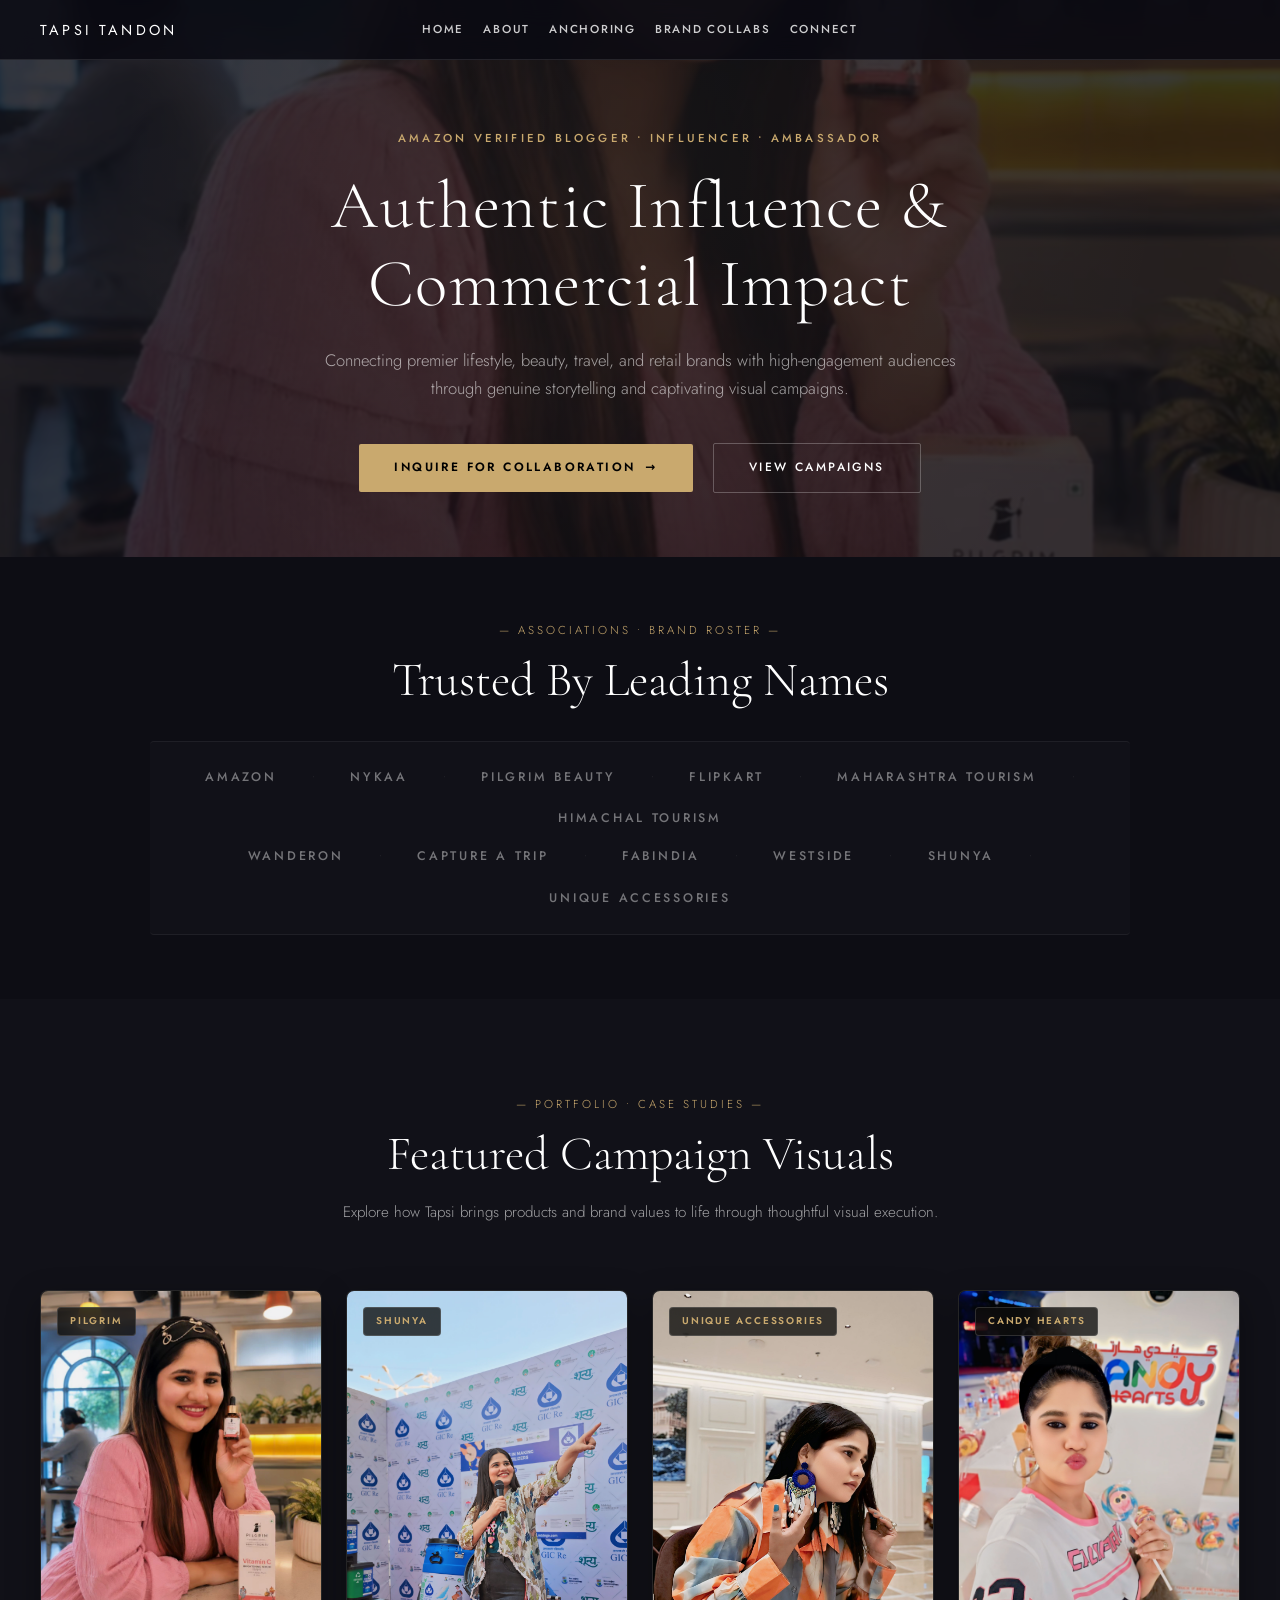
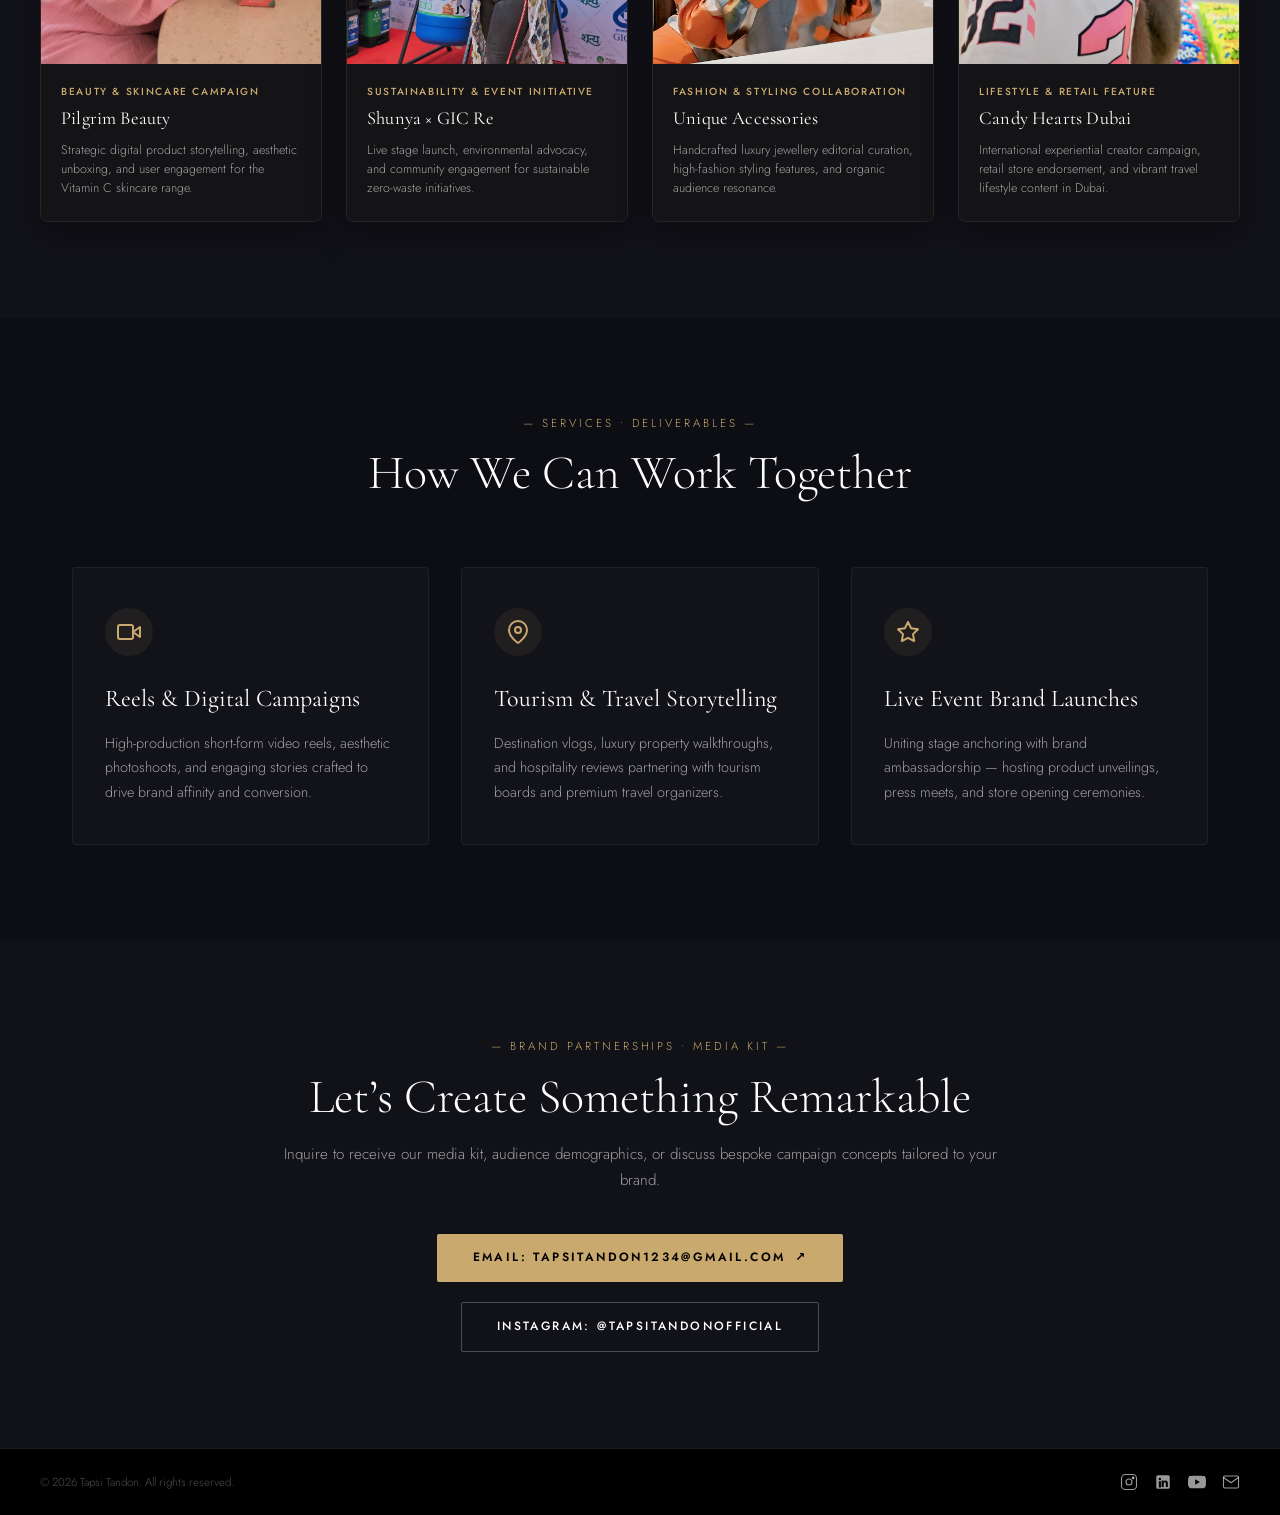
<file: brand-collaborations.html>
<!DOCTYPE html>
<html lang="en">
<head>
  <meta charset="UTF-8" />
  <meta name="viewport" content="width=device-width, initial-scale=1.0" />
  <title>Tapsi Tandon | Brand Collaborations, Campaigns &amp; Partnerships</title>
  <meta name="description" content="Explore brand storytelling, commercial campaigns, and influencer partnerships by Tapsi Tandon with leading brands including Pilgrim, Nykaa, Amazon, Fabindia &amp; Maharashtra Tourism." />
  <meta name="robots" content="index, follow, max-image-preview:large, max-snippet:-1, max-video-preview:-1" />
  <link rel="canonical" href="https://tapsi-tandon-portfolio.vercel.app/brand-collaborations.html" />
  <meta name="theme-color" content="#0d0d0f" />

  <!-- Favicon -->
  <link rel="icon" type="image/x-icon" href="favicon.ico" />
  <link rel="icon" type="image/png" sizes="192x192" href="favicon.png" />
  <link rel="icon" type="image/svg+xml" href="assets/favicon.svg" />
  <link rel="apple-touch-icon" href="favicon.png" />

  <!-- Open Graph / Facebook -->
  <meta property="og:type" content="article" />
  <meta property="og:site_name" content="Tapsi Tandon" />
  <meta property="og:title" content="Tapsi Tandon | Brand Collaborations, Campaigns &amp; Partnerships" />
  <meta property="og:description" content="Strategic commercial campaigns, luxury storytelling, and high-impact brand partnerships with Tapsi Tandon." />
  <meta property="og:url" content="https://tapsi-tandon-portfolio.vercel.app/brand-collaborations.html" />
  <meta property="og:image" content="https://tapsi-tandon-portfolio.vercel.app/assets/brandcollabs/pilgrim.jpeg" />
  <meta property="og:image:alt" content="Tapsi Tandon brand collaboration with Pilgrim Beauty" />
  <meta property="og:locale" content="en_US" />

  <!-- Twitter / X Card -->
  <meta name="twitter:card" content="summary_large_image" />
  <meta name="twitter:title" content="Tapsi Tandon | Brand Collaborations, Campaigns &amp; Partnerships" />
  <meta name="twitter:description" content="Explore brand storytelling and commercial partnerships by Amazon Verified creator Tapsi Tandon." />
  <meta name="twitter:image" content="https://tapsi-tandon-portfolio.vercel.app/assets/brandcollabs/pilgrim.jpeg" />

  <!-- Structured Data (JSON-LD) - ProfilePage & Person Schema -->
  <script type="application/ld+json">
  {
    "@context": "https://schema.org",
    "@type": "ProfilePage",
    "mainEntity": {
      "@type": "Person",
      "name": "Tapsi Tandon",
      "url": "https://tapsi-tandon-portfolio.vercel.app/",
      "image": "https://tapsi-tandon-portfolio.vercel.app/assets/brandcollabs/pilgrim.jpeg",
      "jobTitle": [
        "Lifestyle Blogger",
        "Brand Ambassador",
        "Digital Content Creator",
        "Entrepreneur"
      ],
      "award": [
        "Amazon Verified Blogger",
        "Chhatrapati Shivaji Maharaj Award",
        "Dadasaheb Phalke Award"
      ],
      "knowsAbout": [
        "Brand Storytelling",
        "Beauty & Skincare Digital Campaigns",
        "Lifestyle & Fashion Endorsements",
        "Destination Travel Campaigns",
        "Live Product Launches"
      ],
      "sameAs": [
        "https://www.instagram.com/tapsitandonofficial/",
        "https://in.linkedin.com/in/tapsi-tandon-43574a1b8",
        "https://www.youtube.com/watch?v=YU4vX3WAC-Q&t=421s"
      ]
    }
  }
  </script>

  <!-- Google Fonts -->
  <link rel="preconnect" href="https://fonts.googleapis.com" />
  <link rel="preconnect" href="https://fonts.gstatic.com" crossorigin />
  <link href="https://fonts.googleapis.com/css2?family=Cormorant+Garamond:ital,wght@0,300;0,400;0,500;0,600;0,700;1,300;1,400;1,600&family=Dancing+Script:wght@400;600;700&family=Jost:wght@200;300;400;500;600&display=swap" rel="stylesheet" />

  <link rel="stylesheet" href="style.css?v=5" />
  <link rel="stylesheet" href="subpage.css" />
</head>
<body>

  <!-- ===================== MOBILE NAVBAR BACKDROP ===================== -->
  <div class="navbar-backdrop" id="navBackdrop" aria-hidden="true"></div>

  <!-- ===================== STICKY NAVBAR ===================== -->
  <header class="navbar" id="navbar">
    <div class="navbar__logo">
      <a href="index.html" aria-label="Tapsi Tandon home">TAPSI TANDON</a>
    </div>
    <nav class="navbar__links" id="navbarLinks" aria-label="Main navigation">
      <a href="index.html" class="navbar__link">HOME</a>
      <a href="about.html" class="navbar__link">ABOUT</a>
      <a href="anchoring.html" class="navbar__link">ANCHORING</a>
      <a href="brand-collaborations.html" class="navbar__link navbar__link--active">BRAND COLLABS</a>
      <a href="index.html#connect" class="navbar__link">CONNECT</a>
    </nav>
    <div class="navbar__actions">
      <button class="navbar__hamburger" id="navOpen" type="button" aria-label="Toggle navigation menu" aria-expanded="false">
        <span></span>
        <span></span>
      </button>
    </div>
  </header>

  <main>

    <!-- ===================== HERO SECTION ===================== -->
    <section class="subpage-hero">
      <div class="subpage-hero__bg" style="background-image: url('assets/brandcollabs/pilgrim.jpeg');"></div>
      <div class="subpage-hero__content">
        <span class="subpage-hero__eyebrow">Amazon Verified Blogger &bull; Influencer &bull; Ambassador</span>
        <h1 class="subpage-hero__title">Authentic Influence &amp; Commercial Impact</h1>
        <p class="subpage-hero__desc">
          Connecting premier lifestyle, beauty, travel, and retail brands with high-engagement audiences through genuine storytelling and captivating visual campaigns.
        </p>
        <div class="subpage-hero__actions">
          <a href="https://mail.google.com/mail/?view=cm&fs=1&to=tapsitandon1234@gmail.com" target="_blank" rel="noopener noreferrer" class="btn-luxury-primary">
            <span>INQUIRE FOR COLLABORATION</span>
            <span>&rarr;</span>
          </a>
          <a href="#campaigns" class="btn-luxury-outline">
            <span>VIEW CAMPAIGNS</span>
          </a>
        </div>
      </div>
    </section>

    <!-- ===================== BRAND PARTNERS STRIP ===================== -->
    <section class="subpage-section" style="padding: 4rem 2rem 2rem;">
      <div class="section-head" style="margin-bottom: 2rem;">
        <span class="section-head__eyebrow">&#x2014;&nbsp;ASSOCIATIONS &bull; BRAND ROSTER&nbsp;&#x2014;</span>
        <h2 class="section-head__title">Trusted By Leading Names</h2>
      </div>

      <div class="brand-strip reveal-up" style="margin-bottom: 2rem;">
        <div class="brand-strip__row">
          <span class="brand-strip__item">AMAZON</span>
          <span class="brand-strip__dot">&bull;</span>
          <span class="brand-strip__item">NYKAA</span>
          <span class="brand-strip__dot">&bull;</span>
          <span class="brand-strip__item">PILGRIM BEAUTY</span>
          <span class="brand-strip__dot">&bull;</span>
          <span class="brand-strip__item">FLIPKART</span>
          <span class="brand-strip__dot">&bull;</span>
          <span class="brand-strip__item">MAHARASHTRA TOURISM</span>
          <span class="brand-strip__dot">&bull;</span>
          <span class="brand-strip__item">HIMACHAL TOURISM</span>
        </div>
        <div class="brand-strip__row">
          <span class="brand-strip__item">WANDERON</span>
          <span class="brand-strip__dot">&bull;</span>
          <span class="brand-strip__item">CAPTURE A TRIP</span>
          <span class="brand-strip__dot">&bull;</span>
          <span class="brand-strip__item">FABINDIA</span>
          <span class="brand-strip__dot">&bull;</span>
          <span class="brand-strip__item">WESTSIDE</span>
          <span class="brand-strip__dot">&bull;</span>
          <span class="brand-strip__item">SHUNYA</span>
          <span class="brand-strip__dot">&bull;</span>
          <span class="brand-strip__item">UNIQUE ACCESSORIES</span>
        </div>
      </div>
    </section>

    <!-- ===================== CAMPAIGN CASE STUDIES ===================== -->
    <section class="subpage-section subpage-section--dark" id="campaigns">
      <div class="subpage-container">
        <div class="section-head">
          <span class="section-head__eyebrow">&#x2014;&nbsp;PORTFOLIO &bull; CASE STUDIES&nbsp;&#x2014;</span>
          <h2 class="section-head__title">Featured Campaign Visuals</h2>
          <p class="section-head__desc">
            Explore how Tapsi brings products and brand values to life through thoughtful visual execution.
          </p>
        </div>

        <div class="collab-gallery">
          <!-- Pilgrim Beauty -->
          <div class="collab-card collab-card--pilgrim">
            <div class="collab-card__media">
              <img
                src="assets/brandcollabs/pilgrim.jpeg"
                alt="Tapsi Tandon brand collaboration with Pilgrim Beauty Vitamin C Serum"
                class="collab-card__img"
                loading="lazy"
              />
              <span class="collab-card__badge">PILGRIM</span>
            </div>
            <div class="collab-card__info">
              <span class="collab-card__category">Beauty &amp; Skincare Campaign</span>
              <h3 class="collab-card__name">Pilgrim Beauty</h3>
              <p class="collab-card__desc">Strategic digital product storytelling, aesthetic unboxing, and user engagement for the Vitamin C skincare range.</p>
            </div>
          </div>

          <!-- Shunya Sustainability -->
          <div class="collab-card collab-card--shunya">
            <div class="collab-card__media">
              <img
                src="assets/brandcollabs/brandcollab3.jpeg"
                alt="Tapsi Tandon sustainability initiative with Shunya and GIC Re"
                class="collab-card__img"
                loading="lazy"
              />
              <span class="collab-card__badge">SHUNYA</span>
            </div>
            <div class="collab-card__info">
              <span class="collab-card__category">Sustainability &amp; Event Initiative</span>
              <h3 class="collab-card__name">Shunya &times; GIC Re</h3>
              <p class="collab-card__desc">Live stage launch, environmental advocacy, and community engagement for sustainable zero-waste initiatives.</p>
            </div>
          </div>

          <!-- Unique Accessories -->
          <div class="collab-card collab-card--accessories">
            <div class="collab-card__media">
              <img
                src="assets/brandcollabs/1000209189.jpg.jpeg"
                alt="Tapsi Tandon fashion jewellery and styling feature with Unique Accessories"
                class="collab-card__img"
                loading="lazy"
              />
              <span class="collab-card__badge">UNIQUE ACCESSORIES</span>
            </div>
            <div class="collab-card__info">
              <span class="collab-card__category">Fashion &amp; Styling Collaboration</span>
              <h3 class="collab-card__name">Unique Accessories</h3>
              <p class="collab-card__desc">Handcrafted luxury jewellery editorial curation, high-fashion styling features, and organic audience resonance.</p>
            </div>
          </div>

          <!-- Candy Hearts Dubai -->
          <div class="collab-card collab-card--lifestyle">
            <div class="collab-card__media">
              <img
                src="assets/brandcollabs/b3.jpeg"
                alt="Tapsi Tandon lifestyle brand collaboration with Candy Hearts in Dubai"
                class="collab-card__img"
                loading="lazy"
              />
              <span class="collab-card__badge">CANDY HEARTS</span>
            </div>
            <div class="collab-card__info">
              <span class="collab-card__category">Lifestyle &amp; Retail Feature</span>
              <h3 class="collab-card__name">Candy Hearts Dubai</h3>
              <p class="collab-card__desc">International experiential creator campaign, retail store endorsement, and vibrant travel lifestyle content in Dubai.</p>
            </div>
          </div>
        </div>
      </div>
    </section>

    <!-- ===================== COLLABORATION OFFERINGS ===================== -->
    <section class="subpage-section">
      <div class="section-head">
        <span class="section-head__eyebrow">&#x2014;&nbsp;SERVICES &bull; DELIVERABLES&nbsp;&#x2014;</span>
        <h2 class="section-head__title">How We Can Work Together</h2>
      </div>

      <div class="subpage-grid">
        <div class="subpage-card">
          <div class="subpage-card__icon">
            <svg width="24" height="24" viewBox="0 0 24 24" fill="none" stroke="currentColor" stroke-width="2" stroke-linecap="round" stroke-linejoin="round">
              <polygon points="23 7 16 12 23 17 23 7"></polygon>
              <rect x="1" y="5" width="15" height="14" rx="2" ry="2"></rect>
            </svg>
          </div>
          <h3 class="subpage-card__title">Reels &amp; Digital Campaigns</h3>
          <p class="subpage-card__desc">
            High-production short-form video reels, aesthetic photoshoots, and engaging stories crafted to drive brand affinity and conversion.
          </p>
        </div>

        <div class="subpage-card">
          <div class="subpage-card__icon">
            <svg width="24" height="24" viewBox="0 0 24 24" fill="none" stroke="currentColor" stroke-width="2" stroke-linecap="round" stroke-linejoin="round">
              <path d="M21 10c0 7-9 13-9 13s-9-6-9-13a9 9 0 0 1 18 0z"></path>
              <circle cx="12" cy="10" r="3"></circle>
            </svg>
          </div>
          <h3 class="subpage-card__title">Tourism &amp; Travel Storytelling</h3>
          <p class="subpage-card__desc">
            Destination vlogs, luxury property walkthroughs, and hospitality reviews partnering with tourism boards and premium travel organizers.
          </p>
        </div>

        <div class="subpage-card">
          <div class="subpage-card__icon">
            <svg width="24" height="24" viewBox="0 0 24 24" fill="none" stroke="currentColor" stroke-width="2" stroke-linecap="round" stroke-linejoin="round">
              <path d="M12 2l3.09 6.26L22 9.27l-5 4.87 1.18 6.88L12 17.77l-6.18 3.25L7 14.14 2 9.27l6.91-1.01L12 2z"></path>
            </svg>
          </div>
          <h3 class="subpage-card__title">Live Event Brand Launches</h3>
          <p class="subpage-card__desc">
            Uniting stage anchoring with brand ambassadorship &mdash; hosting product unveilings, press meets, and store opening ceremonies.
          </p>
        </div>
      </div>
    </section>

    <!-- ===================== CALL TO ACTION ===================== -->
    <section class="subpage-section subpage-section--dark" style="text-align: center;">
      <div class="subpage-container" style="max-width: 750px;">
        <span class="section-head__eyebrow">&#x2014;&nbsp;BRAND PARTNERSHIPS &bull; MEDIA KIT&nbsp;&#x2014;</span>
        <h2 class="section-head__title">Let&rsquo;s Create Something Remarkable</h2>
        <p class="section-head__desc" style="margin-bottom: 2.5rem;">
          Inquire to receive our media kit, audience demographics, or discuss bespoke campaign concepts tailored to your brand.
        </p>
        <div class="subpage-hero__actions">
          <a
            href="https://mail.google.com/mail/?view=cm&fs=1&to=tapsitandon1234@gmail.com"
            target="_blank"
            rel="noopener noreferrer"
            class="btn-luxury-primary"
          >
            <span>EMAIL: tapsitandon1234@gmail.com</span>
            <span>&nearr;</span>
          </a>
          <a
            href="https://www.instagram.com/tapsitandonofficial/"
            target="_blank"
            rel="noopener noreferrer"
            class="btn-luxury-outline"
          >
            <span>INSTAGRAM: @tapsitandonofficial</span>
          </a>
        </div>
      </div>
    </section>

  </main>

  <!-- ===================== FOOTER ===================== -->
  <footer class="footer">
    <div class="footer__bottom">
      <p class="footer__copy">&copy; <span id="footerYear">2026</span> Tapsi Tandon. All rights reserved.</p>
      <div class="footer__social">
        <a href="https://www.instagram.com/tapsitandonofficial/" target="_blank" rel="noopener noreferrer" aria-label="Instagram" class="footer__social-link">
          <svg width="18" height="18" viewBox="0 0 24 24" fill="none" stroke="currentColor" stroke-width="1.5" aria-hidden="true">
            <rect x="2" y="2" width="20" height="20" rx="5" ry="5"/>
            <circle cx="12" cy="12" r="4"/>
            <circle cx="17.5" cy="6.5" r="1" fill="currentColor"/>
          </svg>
        </a>
        <a href="https://in.linkedin.com/in/tapsi-tandon-43574a1b8" target="_blank" rel="noopener noreferrer" aria-label="LinkedIn" class="footer__social-link">
          <svg width="18" height="18" viewBox="0 0 24 24" fill="currentColor" aria-hidden="true">
            <path d="M19 3a2 2 0 0 1 2 2v14a2 2 0 0 1-2 2H5a2 2 0 0 1-2-2V5a2 2 0 0 1 2-2h14m-.5 15.5v-5.3a3.26 3.26 0 0 0-3.26-3.26c-.85 0-1.84.52-2.28 1.3v-1.11h-2.79v8.37h2.79v-4.93c0-.77.62-1.4 1.39-1.4a1.4 1.4 0 0 1 1.4 1.4v4.93h2.75M6.46 10.9v8.37H9.2V10.9H6.46M7.83 6.45a1.6 1.6 0 0 0-1.6 1.6 1.6 1.6 0 0 0 1.6 1.6 1.6 1.6 0 0 0 1.6-1.6 1.6 1.6 0 0 0-1.6-1.6z"/>
          </svg>
        </a>
        <a href="https://www.youtube.com/watch?v=YU4vX3WAC-Q&t=421s" target="_blank" rel="noopener noreferrer" aria-label="YouTube" class="footer__social-link">
          <svg width="18" height="18" viewBox="0 0 24 24" fill="currentColor" aria-hidden="true">
            <path d="M23.498 6.186a3.016 3.016 0 0 0-2.122-2.136C19.505 3.545 12 3.545 12 3.545s-7.505 0-9.377.505A3.017 3.017 0 0 0 .502 6.186C0 8.07 0 12 0 12s0 3.93.502 5.814a3.016 3.016 0 0 0 2.122 2.136c1.871.505 9.376.505 9.376.505s7.505 0 9.377-.505a3.015 3.015 0 0 0 2.122-2.136C24 15.93 24 12 24 12s0-3.93-.502-5.814zM9.545 15.568V8.432L15.818 12l-6.273 3.568z"/>
          </svg>
        </a>
        <a href="https://mail.google.com/mail/?view=cm&fs=1&to=tapsitandon1234@gmail.com" target="_blank" rel="noopener noreferrer" aria-label="Email" class="footer__social-link">
          <svg width="18" height="18" viewBox="0 0 24 24" fill="none" stroke="currentColor" stroke-width="1.5" stroke-linecap="round" stroke-linejoin="round" aria-hidden="true">
            <path d="M4 4h16c1.1 0 2 .9 2 2v12c0 1.1-.9 2-2 2H4c-1.1 0-2-.9-2-2V6c0-1.1.9-2 2-2z"></path>
            <polyline points="22,6 12,13 2,6"></polyline>
          </svg>
        </a>
      </div>
    </div>
  </footer>

  <script src="script.js"></script>
</body>
</html>
</file>
<file: style.css>
/* ============================================================
   EMMANUELLE — Fashion Made of Silk
   style.css — Complete stylesheet with all animations
   ============================================================ */

/* ── CSS Custom Properties ───────────────────────────────── */
:root {
  --clr-black:       #000000;
  --clr-dark:        #0d0d14;
  --clr-dark-2:      #111118;
  --clr-dark-3:      #161620;
  --clr-charcoal:    #1a1a24;
  --clr-sage:        #616955;
  --clr-sage-light:  #6d7560;
  --clr-nude:        #c8ac98;
  --clr-nude-light:  #dcc9bc;
  --clr-nude-frame:  #c4a98e;
  --clr-white:       #ffffff;
  --clr-white-80:    rgba(255,255,255,0.80);
  --clr-white-60:    rgba(255,255,255,0.60);
  --clr-white-30:    rgba(255,255,255,0.30);
  --clr-white-10:    rgba(255,255,255,0.10);
  --clr-white-05:    rgba(255,255,255,0.05);
  --clr-gold:        #c9a96e;

  --ff-serif:        'Cormorant Garamond', Georgia, serif;
  --ff-script:       'Dancing Script', cursive;
  --ff-sans:         'Jost', system-ui, sans-serif;

  --nav-h:           60px;
  --ease-out-expo:   cubic-bezier(0.16, 1, 0.3, 1);
  --ease-in-out:     cubic-bezier(0.76, 0, 0.24, 1);
  --transition-fast: 0.25s var(--ease-out-expo);
  --transition-med:  0.5s var(--ease-out-expo);
  --transition-slow: 0.8s var(--ease-out-expo);
}

/* ── Reset & Base ────────────────────────────────────────── */
*, *::before, *::after {
  box-sizing: border-box;
  margin: 0;
  padding: 0;
}

html {
  scroll-behavior: smooth;
  font-size: 16px;
}

body {
  background-color: var(--clr-dark);
  color: var(--clr-white);
  font-family: var(--ff-sans);
  font-weight: 300;
  line-height: 1.6;
  overflow-x: hidden;
  cursor: default;
}

img {
  display: block;
  width: 100%;
  height: 100%;
  object-fit: cover;
}

a {
  color: inherit;
  text-decoration: none;
}

ul { list-style: none; }

button {
  cursor: pointer;
  border: none;
  background: none;
  font-family: inherit;
}

/* ── Scroll Reveal Utilities ─────────────────────────────── */
.reveal-up,
.reveal-left,
.reveal-right {
  opacity: 0;
  transition: opacity 0.9s var(--ease-out-expo), transform 0.9s var(--ease-out-expo);
  transition-delay: var(--delay, 0s);
}

.reveal-up    { transform: translateY(50px); }
.reveal-left  { transform: translateX(-60px); }
.reveal-right { transform: translateX(60px); }

.reveal-up.visible,
.reveal-left.visible,
.reveal-right.visible {
  opacity: 1;
  transform: translate(0, 0);
}

/* ============================================================
   NAVBAR
   ============================================================ */
.navbar {
  position: fixed;
  top: 0;
  left: 0;
  right: 0;
  z-index: 1000;
  height: var(--nav-h);
  display: flex;
  align-items: center;
  justify-content: space-between;
  padding: 0 2.5rem;
  background: rgba(10, 10, 18, 0.85);
  backdrop-filter: blur(14px);
  -webkit-backdrop-filter: blur(14px);
  border-bottom: 1px solid var(--clr-white-10);
  animation: navbarReveal 0.8s var(--ease-out-expo) both;
}

@keyframes navbarReveal {
  from { opacity: 0; transform: translateY(-20px); }
  to   { opacity: 1; transform: translateY(0); }
}

.navbar__logo a {
  font-family: var(--ff-sans);
  font-weight: 400;
  font-size: 0.9rem;
  letter-spacing: 0.22em;
  color: var(--clr-white);
  transition: opacity var(--transition-fast);
}
.navbar__logo a:hover { opacity: 0.7; }

.navbar__links {
  display: flex;
  gap: clamp(0.75rem, 1.5vw, 1.85rem);
  position: absolute;
  left: 50%;
  transform: translateX(-50%);
  align-items: center;
  white-space: nowrap;
}

.navbar__link {
  font-family: var(--ff-sans);
  font-size: 0.72rem;
  font-weight: 500;
  letter-spacing: 0.15em;
  color: var(--clr-white-80);
  position: relative;
  transition: color var(--transition-fast);
}
.navbar__link::after {
  content: '';
  position: absolute;
  bottom: -3px;
  left: 0;
  width: 0;
  height: 1px;
  background: var(--clr-gold);
  transition: width var(--transition-med);
}
.navbar__link:hover { color: var(--clr-white); }
.navbar__link:hover::after { width: 100%; }

.navbar__actions {
  display: flex;
  align-items: center;
}

/* Hamburger button: hidden on desktop, visible on mobile/tablet */
.navbar__hamburger {
  display: none;
  flex-direction: column;
  justify-content: center;
  gap: 5px;
  width: 32px;
  height: 32px;
  padding: 4px;
  background: transparent;
  border: none;
  cursor: pointer;
  transition: opacity var(--transition-fast);
}
.navbar__hamburger:hover { opacity: 0.8; }
.navbar__hamburger span {
  display: block;
  width: 22px;
  height: 1.5px;
  background: var(--clr-white);
  transform-origin: center;
  transition: transform 0.25s ease, opacity 0.25s ease;
}

/* Backdrop for mobile drawer */
.navbar-backdrop {
  position: fixed;
  inset: 0;
  background: rgba(0, 0, 0, 0.65);
  backdrop-filter: blur(4px);
  -webkit-backdrop-filter: blur(4px);
  z-index: 998;
  opacity: 0;
  pointer-events: none;
  transition: opacity 0.35s ease;
}
.navbar-backdrop.is-open {
  opacity: 1;
  pointer-events: auto;
}

/* ============================================================
   HERO SECTION
   ============================================================ */
.hero {
  position: relative;
  height: 180vh; /* Extended track: text stays pinned while image moves */
  background-color: #100c09;
}

.hero__sticky {
  position: sticky;
  top: 0;
  height: 100vh;
  min-height: 600px;
  width: 100%;
  overflow: hidden;
  display: flex;
  align-items: center;
  justify-content: center;
}

/* Hero background - exact fit to viewport: zero left/right crop */
.hero__bg {
  position: absolute;
  inset: 0;
  width: 100%;
  height: 100%;
  background-size: cover;
  background-position: center top;
  background-repeat: no-repeat;
  will-change: background-position, transform;
}

.hero__overlay {
  position: absolute;
  inset: 0;
  background: linear-gradient(
    to bottom,
    rgba(0,0,0,0.25) 0%,
    rgba(5,3,15,0.35) 50%,
    rgba(5,3,15,0.6) 100%
  );
}

/* ============================================================
   HERO CONTENT GRID
   Single unified grid — easily adjust vertical position, text & spacing
   ============================================================ */
.hero__content {
  position: relative;
  z-index: 2;
  display: grid;
  grid-template-columns: 1fr;
  justify-items: center;
  align-items: center;
  row-gap: 0.75rem;
  text-align: center;
  transform: translateY(clamp(140px, 27vh, 205px)); /* Vertical position below neck */
}

/* 1. Tagline (Grid Row 1) */
.hero__label {
  font-family: var(--ff-sans);
  font-size: 0.72rem;
  font-weight: 500;
  letter-spacing: 0.28em;
  color: var(--clr-white-90);
  text-transform: uppercase;
  animation: fadeInUp 0.8s var(--ease-out-expo) 0.8s both;
}

/* 2. Main Title (Grid Row 2) */
.hero__title {
  font-family: var(--ff-serif);
  font-size: clamp(2.2rem, 6.2vw, 5.5rem);
  font-weight: 600;
  letter-spacing: 0.06em;
  line-height: 1.05;
  color: var(--clr-white);
  display: flex;
  flex-direction: row;
  align-items: flex-end;
  justify-content: center;
  flex-wrap: nowrap;
  white-space: nowrap;
  gap: 0;
  text-shadow: 0 4px 24px rgba(0, 0, 0, 0.4);
}

/* Space clip between words */
.hero__clip--space {
  width: 0.36em;
  display: inline-block;
  overflow: visible;
}

/* Clip container — hides letter below the baseline */
.hero__clip {
  display: inline-block;
  overflow: hidden;
  padding-bottom: 0.08em;
  vertical-align: bottom;
  line-height: 1.05;
}

/* The actual letter — starts fully below the clip boundary */
.hero__letter {
  display: inline-block;
  transform: translateY(110%);
}

/* Group 1 — center characters (S, I and T, A): rise first */
.hero__letter--g1 {
  animation: letterRise 0.9s var(--ease-out-expo) 0.18s forwards;
}

/* Group 2 — adjacent characters (P, S and N, D): rise just after */
.hero__letter--g2 {
  animation: letterRise 0.9s var(--ease-out-expo) 0.30s forwards;
}

/* Group 3 — outer edge characters (T, A and O, N): rise last */
.hero__letter--g3 {
  animation: letterRise 0.9s var(--ease-out-expo) 0.42s forwards;
}

@keyframes letterRise {
  0%   { transform: translateY(110%); }
  100% { transform: translateY(0); }
}

/* 3. Call to Action Button (Grid Row 3) */
.hero__btn {
  display: inline-block;
  padding: 0.72rem 2.25rem;
  border: 1px solid var(--clr-white);
  font-family: var(--ff-sans);
  font-size: 0.7rem;
  font-weight: 400;
  letter-spacing: 0.2em;
  color: var(--clr-white);
  /* Button: appears smoothly right after title & label */
  animation: fadeInUp 0.8s var(--ease-out-expo) 1.2s both;
  position: relative;
  overflow: hidden;
  transition: color 0.4s ease;
}
.hero__btn::before {
  content: '';
  position: absolute;
  inset: 0;
  background: var(--clr-white);
  transform: scaleX(0);
  transform-origin: left;
  transition: transform 0.5s var(--ease-in-out);
  z-index: -1;
}
.hero__btn:hover { color: var(--clr-dark); }
.hero__btn:hover::before { transform: scaleX(1); }

/* Scroll indicator */
.hero__scroll-indicator {
  position: absolute;
  bottom: 1.25rem;
  left: 50%;
  transform: translateX(-50%);
  z-index: 2;
  animation: fadeInUp 0.8s var(--ease-out-expo) 2.7s both;
}
.hero__scroll-indicator span {
  display: block;
  width: 1px;
  height: 32px;
  background: linear-gradient(to bottom, transparent, var(--clr-white));
  margin: 0 auto;
  animation: scrollPulse 2s ease-in-out infinite;
}

@keyframes scrollPulse {
  0%, 100% { opacity: 0; transform: scaleY(0.5) translateY(-10px); }
  50%       { opacity: 1; transform: scaleY(1) translateY(0); }
}

@keyframes fadeInUp {
  from { opacity: 0; transform: translateY(30px); }
  to   { opacity: 1; transform: translateY(0); }
}

/* ============================================================
   COLLECTION INTRO
   ============================================================ */
.collection-intro {
  position: relative;
  background: var(--clr-dark-2);
  padding: 6rem 0 5rem;
  overflow: hidden;
}

.collection-intro__vertical-text {
  position: absolute;
  right: 2.5rem;
  top: 50%;
  transform: translateY(-50%);
  font-family: var(--ff-script);
  font-size: clamp(2.5rem, 4.5vw, 3.8rem);
  color: var(--clr-nude-light);
  opacity: 0.55;
  white-space: nowrap;
  pointer-events: none;
  letter-spacing: 0.05em;
  writing-mode: vertical-rl;
  text-orientation: mixed;
}

.collection-intro__grid {
  display: grid;
  grid-template-columns: 1fr 1fr 1fr;
  align-items: center;
  max-width: 1300px;
  margin: 0 auto;
  padding: 0 2rem;
  gap: 0;
}

/* Photo frame component */
.photo-frame {
  position: relative;
  display: inline-block;
}
.photo-frame img {
  display: block;
  width: 100%;
  height: 520px;
  object-fit: cover;
  filter: brightness(0.92);
  transition: filter var(--transition-slow), transform var(--transition-slow);
}
.photo-frame:hover img {
  filter: brightness(1);
}

.photo-frame::before {
  content: '';
  position: absolute;
  inset: -12px;
  border: 1px solid var(--clr-nude-frame);
  pointer-events: none;
  z-index: 1;
  transition: inset var(--transition-med);
}
.photo-frame:hover::before { inset: -8px; }

.photo-frame__caption {
  position: absolute;
  bottom: -2.5rem;
  left: 50%;
  transform: translateX(-50%);
  font-family: var(--ff-script);
  font-size: 1.5rem;
  color: var(--clr-nude-light);
  white-space: nowrap;
}

/* Left photo positioning */
.collection-intro__photo--left {
  position: relative;
  z-index: 2;
  padding: 0 1rem 3rem 0;
}

/* Center card */
.collection-intro__card {
  background: var(--clr-sage);
  padding: 3.5rem 3rem;
  position: relative;
  z-index: 1;
  min-height: 500px;
  display: flex;
  flex-direction: column;
  justify-content: center;
}

.collection-intro__text {
  font-family: var(--ff-sans);
  font-size: 0.9rem;
  font-weight: 300;
  color: var(--clr-white-80);
  line-height: 1.7;
  margin-bottom: 0.75rem;
}

.collection-intro__link {
  display: inline-flex;
  align-items: center;
  gap: 0.75rem;
  font-family: var(--ff-sans);
  font-size: 0.75rem;
  font-weight: 600;
  letter-spacing: 0.15em;
  color: var(--clr-white);
  margin-top: 1.5rem;
  transition: gap var(--transition-fast);
}
.collection-intro__link:hover { gap: 1.25rem; }

.collection-intro__season {
  font-family: var(--ff-sans);
  font-size: 0.78rem;
  color: var(--clr-white-60);
  margin-top: 0.5rem;
  letter-spacing: 0.05em;
}

/* Right photo */
.collection-intro__photo--right {
  position: relative;
  z-index: 2;
  padding: 4rem 0 0 1rem;
}
.collection-intro__photo--right .photo-frame img { height: 420px; }

/* ============================================================
   SHOP BY CATEGORY
   ============================================================ */
.categories {
  background: var(--clr-dark);
  padding: 6rem 2.5rem;
  max-width: 100%;
}

.categories__header {
  text-align: center;
  margin-bottom: 3.5rem;
}

.categories__title {
  font-family: var(--ff-serif);
  font-size: clamp(2rem, 4vw, 3rem);
  font-weight: 400;
  letter-spacing: 0.02em;
  color: var(--clr-white);
}

.categories__grid {
  display: grid;
  grid-template-columns: repeat(4, 1fr);
  gap: 1rem;
  max-width: 1400px;
  margin: 0 auto;
}

.category-card {
  display: block;
  overflow: hidden;
  cursor: pointer;
  text-decoration: none;
}

.category-card__img-wrap {
  overflow: hidden;
  aspect-ratio: 3/4;
  position: relative;
}
.category-card__img-wrap img {
  width: 100%;
  height: 100%;
  object-fit: cover;
  transition: transform 0.8s var(--ease-out-expo), filter 0.5s ease;
  filter: brightness(0.85);
}
.category-card:hover .category-card__img-wrap img {
  transform: scale(1.06);
  filter: brightness(1);
}

.category-card__label {
  font-family: var(--ff-sans);
  font-size: 0.72rem;
  font-weight: 400;
  letter-spacing: 0.18em;
  color: var(--clr-white);
  margin-top: 1rem;
  transition: color var(--transition-fast);
}
.category-card:hover .category-card__label { color: var(--clr-nude-light); }

/* ============================================================
   IN THE PRESS
   ============================================================ */
/* ============================================================
   BRAND COLLABORATIONS & PARTNERS
   ============================================================ */
.press {
  background: var(--clr-charcoal);
  padding: 6.5rem 2.5rem;
  text-align: center;
  position: relative;
}

.press__header {
  max-width: 800px;
  margin: 0 auto 2.25rem;
}

.press__eyebrow {
  display: block;
  font-family: var(--ff-sans);
  font-size: 0.72rem;
  letter-spacing: 0.28em;
  color: var(--clr-gold);
  text-transform: uppercase;
  margin-bottom: 0.85rem;
}

.press__title {
  font-family: var(--ff-serif);
  font-size: clamp(2rem, 3.8vw, 2.85rem);
  font-weight: 400;
  letter-spacing: 0.02em;
  color: var(--clr-white);
  margin-bottom: 0;
}

/* Subtle, Muted Editorial Brand Strip (Introduction) */
.brand-strip {
  display: flex;
  flex-direction: column;
  align-items: center;
  gap: 1.1rem;
  max-width: 980px;
  margin: 0 auto 5rem;
  padding: 1.6rem 2rem;
  background: rgba(255, 255, 255, 0.02);
  border-top: 1px solid rgba(255, 255, 255, 0.06);
  border-bottom: 1px solid rgba(255, 255, 255, 0.06);
  border-radius: 4px;
}

.brand-strip__row {
  display: flex;
  align-items: center;
  justify-content: center;
  flex-wrap: wrap;
  gap: 1.35rem 2.2rem;
}

.brand-strip__item {
  font-family: var(--ff-sans);
  font-size: 0.78rem;
  font-weight: 500;
  letter-spacing: 0.22em;
  color: rgba(255, 255, 255, 0.42);
  text-transform: uppercase;
  transition: color var(--transition-fast), transform var(--transition-fast);
  cursor: default;
}

.brand-strip__item:hover {
  color: var(--clr-gold);
  transform: translateY(-1px);
}

.brand-strip__dot {
  color: rgba(255, 255, 255, 0.18);
  font-size: 0.65rem;
  user-select: none;
}

/* Collaboration Features Section */
.collab-features {
  max-width: 1240px;
  margin: 0 auto;
}

.collab-features__header {
  text-align: center;
  margin-bottom: 2.75rem;
}

.collab-features__eyebrow {
  display: block;
  font-family: var(--ff-sans);
  font-size: 0.68rem;
  letter-spacing: 0.24em;
  color: var(--clr-gold);
  text-transform: uppercase;
  margin-bottom: 0.5rem;
  opacity: 0.9;
}

.collab-features__title {
  font-family: var(--ff-serif);
  font-size: clamp(1.6rem, 2.8vw, 2.2rem);
  font-weight: 400;
  letter-spacing: 0.02em;
  color: var(--clr-white);
  margin: 0;
}

/* 4-Item Luxury Grid */
.collab-gallery {
  display: grid;
  grid-template-columns: repeat(4, 1fr);
  gap: 1.5rem;
  text-align: left;
}

.collab-card {
  background: #141416;
  border-radius: 8px;
  overflow: hidden;
  border: 1px solid rgba(255, 255, 255, 0.07);
  box-shadow: 0 12px 32px rgba(0, 0, 0, 0.35);
  transition: transform 0.45s var(--ease-out-expo), border-color 0.4s ease, box-shadow 0.45s ease;
  display: flex;
  flex-direction: column;
}

.collab-card:hover {
  transform: translateY(-6px);
  border-color: rgba(201, 168, 124, 0.4);
  box-shadow: 0 20px 45px rgba(0, 0, 0, 0.55), 0 0 25px rgba(201, 168, 124, 0.12);
}

.collab-card__media {
  position: relative;
  width: 100%;
  aspect-ratio: 3 / 4;
  overflow: hidden;
  background: #0d0d0f;
}

.collab-card__img {
  width: 100%;
  height: 100%;
  object-fit: cover;
  display: block;
  transition: transform 0.7s var(--ease-out-expo), filter 0.5s ease;
  filter: brightness(0.94) contrast(1.02);
}

.collab-card--pilgrim .collab-card__img {
  object-position: center 20%;
}

.collab-card--shunya .collab-card__img {
  object-position: center 20%;
}

.collab-card--accessories .collab-card__img {
  object-position: center 25%;
}

.collab-card--lifestyle .collab-card__img {
  object-position: center 15%;
}

.collab-card:hover .collab-card__img {
  transform: scale(1.05);
  filter: brightness(1);
}

.collab-card__badge {
  position: absolute;
  top: 1rem;
  left: 1rem;
  background: rgba(14, 13, 12, 0.78);
  backdrop-filter: blur(12px);
  -webkit-backdrop-filter: blur(12px);
  border: 1px solid rgba(255, 255, 255, 0.14);
  color: var(--clr-gold);
  font-family: var(--ff-sans);
  font-size: 0.62rem;
  font-weight: 600;
  letter-spacing: 0.18em;
  text-transform: uppercase;
  padding: 0.35rem 0.75rem;
  border-radius: 4px;
  pointer-events: none;
}

.collab-card__info {
  padding: 1.25rem 1.25rem 1.4rem;
  display: flex;
  flex-direction: column;
  gap: 0.35rem;
  background: #141416;
  flex-grow: 1;
}

.collab-card__category {
  font-family: var(--ff-sans);
  font-size: 0.64rem;
  font-weight: 500;
  letter-spacing: 0.16em;
  color: var(--clr-gold);
  text-transform: uppercase;
}

.collab-card__name {
  font-family: var(--ff-serif);
  font-size: 1.15rem;
  font-weight: 400;
  letter-spacing: 0.01em;
  color: var(--clr-white);
  line-height: 1.35;
  margin: 0;
}

.collab-card__desc {
  font-family: var(--ff-sans);
  font-size: 0.78rem;
  font-weight: 300;
  color: var(--clr-white-60);
  line-height: 1.55;
  margin: 0.25rem 0 0;
}

@media (max-width: 1024px) {
  .collab-gallery {
    grid-template-columns: repeat(2, 1fr);
    gap: 1.25rem;
  }
}

@media (max-width: 640px) {
  .press { padding: 4.5rem 1.25rem; }
  .brand-strip { padding: 1.25rem 1rem; gap: 0.85rem; margin-bottom: 3.5rem; }
  .brand-strip__row { gap: 0.85rem 1.25rem; }
  .brand-strip__item { font-size: 0.72rem; letter-spacing: 0.16em; }
  .brand-strip__dot { display: none; }
  .collab-gallery {
    grid-template-columns: repeat(2, 1fr);
    gap: 0.85rem;
  }
  .collab-card__info { padding: 1rem 0.85rem; }
  .collab-card__name { font-size: 1rem; }
  .collab-card__desc { display: none; }
}

@media (max-width: 480px) {
  .collab-gallery {
    grid-template-columns: 1fr;
    max-width: 360px;
    margin: 0 auto;
  }
  .collab-card__desc { display: block; }
}

/* ============================================================
   WORKS SHOWCASE (MATCHING REFERENCE PATTERN)
   ============================================================ */
.works-showcase {
  background: var(--clr-black);
  padding: 7.5rem 0 0;
  overflow: hidden;
  scroll-margin-top: 90px;
}

.works-showcase__layout {
  display: grid;
  grid-template-columns: 1fr 1.35fr;
  align-items: center;
  max-width: 1240px;
  margin: 0 auto;
  padding: 0 2.5rem 5rem;
  gap: 4.5rem;
}

.works-showcase__text {
  text-align: left;
}

.works-showcase__eyebrow {
  display: block;
  font-family: var(--ff-sans);
  font-size: 0.72rem;
  letter-spacing: 0.28em;
  color: var(--clr-gold);
  text-transform: uppercase;
  margin-bottom: 1.25rem;
}

.works-showcase__title {
  font-family: var(--ff-serif);
  font-size: clamp(2.4rem, 4.2vw, 3.8rem);
  font-weight: 300;
  line-height: 1.15;
  letter-spacing: -0.01em;
  color: var(--clr-white);
  margin-bottom: 1.5rem;
}

.works-showcase__body {
  font-family: var(--ff-sans);
  font-size: 0.95rem;
  font-weight: 300;
  line-height: 1.8;
  color: var(--clr-white-80);
  margin-bottom: 2.25rem;
  max-width: 420px;
}

.works-showcase__cta {
  display: inline-block;
  font-family: var(--ff-sans);
  font-size: 0.74rem;
  font-weight: 500;
  letter-spacing: 0.22em;
  color: var(--clr-white);
  border-bottom: 1px solid var(--clr-white-30);
  padding-bottom: 0.35rem;
  transition: border-color var(--transition-fast), color var(--transition-fast), transform var(--transition-fast);
}
.works-showcase__cta:hover {
  border-color: var(--clr-gold);
  color: var(--clr-gold);
  transform: translateX(4px);
}

/* 2x2 Grid of Luxury Cards - Symmetrical, Clean, No Overlap */
.works-showcase__grid {
  display: grid;
  grid-template-columns: repeat(2, 1fr);
  gap: 1.25rem;
  width: 100%;
}

.showcase-card {
  background: var(--clr-nude);
  border-radius: 6px;
  overflow: hidden;
  box-shadow: 0 16px 45px rgba(0, 0, 0, 0.55);
  transition: transform 0.4s cubic-bezier(0.16, 1, 0.3, 1), box-shadow 0.4s ease;
  display: flex;
  flex-direction: column;
}

.showcase-card:hover {
  transform: translateY(-6px);
  box-shadow: 0 24px 60px rgba(0, 0, 0, 0.75), 0 0 0 1px rgba(201, 169, 110, 0.3);
}

.showcase-card__img-wrap {
  width: 100%;
  aspect-ratio: 1 / 1;
  overflow: hidden;
  background: #121215;
  display: flex;
  align-items: center;
  justify-content: center;
}

.showcase-card__img-wrap img {
  width: 100%;
  height: 100%;
  object-fit: cover;
  display: block;
  transition: transform 0.6s var(--ease-out-expo);
}

/* For Chhatrapati Shivaji Award (full uncropped stage award) */
.showcase-card__img-wrap--contain img {
  object-fit: contain;
  background: #0d0d10;
}

.showcase-card:hover .showcase-card__img-wrap img {
  transform: scale(1.05);
}

.showcase-card__info {
  padding: 0.85rem 1rem;
  background: #c4a98e;
  min-height: 52px;
  display: flex;
  align-items: center;
  justify-content: center;
  text-align: center;
}

.showcase-card__name {
  font-family: var(--ff-sans);
  font-size: clamp(0.72rem, 0.95vw, 0.82rem);
  letter-spacing: 0.14em;
  color: var(--clr-dark);
  font-weight: 700;
  line-height: 1.35;
  margin: 0;
  width: 100%;
}

/* Feature strip */
.features-strip {
  display: grid;
  grid-template-columns: repeat(3, 1fr);
  border-top: 1px solid var(--clr-white-10);
  background: var(--clr-dark-2);
}

.feature {
  padding: 3.5rem 2.5rem;
  text-align: center;
  border-right: 1px solid var(--clr-white-10);
  display: flex;
  flex-direction: column;
  align-items: center;
  justify-content: flex-start;
  transition: background var(--transition-med);
}
.feature:last-child { border-right: none; }
.feature:hover {
  background: rgba(255, 255, 255, 0.02);
}

.feature__num {
  font-family: var(--ff-serif);
  font-size: 2rem;
  font-weight: 300;
  letter-spacing: 0.06em;
  color: #c4a98e;
  margin-bottom: 0.8rem;
  line-height: 1;
}

.feature__title {
  font-family: var(--ff-sans);
  font-size: 0.88rem;
  font-weight: 700;
  letter-spacing: 0.14em;
  color: var(--clr-white);
  margin-bottom: 0.8rem;
  line-height: 1.35;
}

.feature__desc {
  font-family: var(--ff-sans);
  font-size: 0.82rem;
  color: var(--clr-white-60);
  line-height: 1.65;
  margin-bottom: 1.5rem;
  max-width: 320px;
}

.feature__pill {
  display: inline-block;
  font-family: var(--ff-sans);
  font-size: 0.65rem;
  font-weight: 600;
  letter-spacing: 0.18em;
  color: var(--clr-white-80);
  padding: 0.35rem 0.9rem;
  border: 1px solid rgba(255, 255, 255, 0.18);
  border-radius: 999px;
  margin-top: auto;
  transition: all var(--transition-fast);
}
.feature:hover .feature__pill {
  border-color: #c4a98e;
  color: #c4a98e;
}

/* ============================================================
   NEWSLETTER / LET'S CONNECT
   ============================================================ */
.newsletter {
  position: relative;
  min-height: 540px;
  display: flex;
  align-items: center;
  overflow: hidden;
}

.newsletter__bg {
  position: absolute;
  inset: 0;
  background-size: cover;
  background-position: 65% center;
  background-repeat: no-repeat;
  filter: brightness(0.92) contrast(1.03);
}

.newsletter__overlay {
  position: absolute;
  inset: 0;
  background: linear-gradient(
    to right,
    rgba(12, 11, 10, 0.88) 0%,
    rgba(12, 11, 10, 0.58) 40%,
    rgba(12, 11, 10, 0.16) 72%,
    rgba(12, 11, 10, 0.02) 100%
  );
}

.newsletter__content {
  position: relative;
  z-index: 2;
  padding: 4rem 3rem 4rem 5rem;
  max-width: 600px;
}

.newsletter__title {
  font-family: var(--ff-serif);
  font-size: clamp(2.4rem, 5.5vw, 4rem);
  font-weight: 400;
  line-height: 1.1;
  color: var(--clr-white);
  margin-bottom: 1rem;
  letter-spacing: 0.02em;
}

.connect__subtitle {
  font-family: var(--ff-sans);
  font-size: clamp(1rem, 2vw, 1.2rem);
  font-weight: 300;
  color: var(--clr-white-80);
  margin-bottom: 2.5rem;
  line-height: 1.6;
  max-width: 460px;
}

.connect__links {
  display: flex;
  align-items: center;
  gap: 1.25rem;
  flex-wrap: wrap;
}

.connect__link-btn {
  display: inline-flex;
  align-items: center;
  gap: 0.65rem;
  padding: 1rem 1.85rem;
  font-family: var(--ff-sans);
  font-size: 0.82rem;
  font-weight: 600;
  letter-spacing: 0.14em;
  text-transform: uppercase;
  text-decoration: none;
  transition: all var(--transition-fast);
  cursor: pointer;
}

.connect__link-btn--phone {
  background: rgba(201, 168, 124, 0.15);
  color: var(--clr-gold);
  border: 1px solid var(--clr-gold);
}
.connect__link-btn--phone:hover {
  background: var(--clr-gold);
  color: var(--clr-dark);
  transform: translateY(-2px);
}

.connect__link-btn--instagram {
  background: var(--clr-white);
  color: var(--clr-dark);
  border: 1px solid var(--clr-white);
}
.connect__link-btn--instagram:hover {
  background: transparent;
  color: var(--clr-white);
  transform: translateY(-2px);
}

.connect__link-btn--linkedin {
  background: transparent;
  color: var(--clr-white);
  border: 1px solid rgba(255, 255, 255, 0.45);
}
.connect__link-btn--linkedin:hover {
  background: var(--clr-white);
  color: var(--clr-dark);
  border-color: var(--clr-white);
  transform: translateY(-2px);
}

.connect__link-btn--email {
  background: transparent;
  color: var(--clr-white);
  border: 1px solid rgba(255, 255, 255, 0.45);
}
.connect__link-btn--email:hover {
  background: var(--clr-white);
  color: var(--clr-dark);
  border-color: var(--clr-white);
  transform: translateY(-2px);
}

.connect__arrow {
  font-size: 1.15rem;
  line-height: 1;
  transition: transform var(--transition-fast);
}
.connect__link-btn:hover .connect__arrow {
  transform: translate(2px, -2px);
}

.connect__direct-email {
  margin-top: 1.6rem;
  font-family: var(--ff-sans);
  font-size: 0.85rem;
  color: var(--clr-white-60);
  letter-spacing: 0.04em;
}
.connect__direct-email a {
  color: var(--clr-white);
  text-decoration: underline;
  text-underline-offset: 3px;
  transition: color var(--transition-fast);
}
.connect__direct-email a:hover {
  color: #c4a98e;
}

/* ============================================================
   BEYOND THE SPOTLIGHT — CINEMATIC STORY & LUXURY VIDEO PLAYER
   ============================================================ */
.story-spotlight {
  background: linear-gradient(180deg, #09090f 0%, #0d0d16 50%, #09090f 100%);
  padding: 8rem 2.5rem;
  position: relative;
  overflow: hidden;
  border-top: 1px solid rgba(255, 255, 255, 0.05);
  border-bottom: 1px solid rgba(255, 255, 255, 0.05);
}

.story-spotlight::before {
  content: '';
  position: absolute;
  top: 30%;
  right: 5%;
  width: 520px;
  height: 520px;
  background: radial-gradient(circle, rgba(196, 169, 142, 0.08) 0%, rgba(201, 169, 110, 0.02) 45%, transparent 70%);
  pointer-events: none;
  z-index: 1;
}

.story-spotlight__container {
  display: grid;
  grid-template-columns: 1fr 1.25fr;
  align-items: center;
  gap: 5rem;
  max-width: 1280px;
  margin: 0 auto;
  position: relative;
  z-index: 2;
}

/* Text Content Column */
.story-spotlight__content {
  display: flex;
  flex-direction: column;
}

.story-spotlight__eyebrow {
  font-family: var(--ff-sans);
  font-size: 0.72rem;
  font-weight: 500;
  letter-spacing: 0.28em;
  color: var(--clr-gold);
  text-transform: uppercase;
  margin-bottom: 1.25rem;
}

.story-spotlight__title {
  font-family: var(--ff-serif);
  font-size: clamp(2.4rem, 4vw, 3.6rem);
  font-weight: 400;
  line-height: 1.12;
  letter-spacing: -0.01em;
  color: var(--clr-white);
  margin-bottom: 2rem;
}

.story-spotlight__quote {
  border-left: 2px solid var(--clr-gold);
  padding-left: 1.5rem;
  margin-bottom: 1.75rem;
  font-family: var(--ff-serif);
  font-size: clamp(1.2rem, 1.8vw, 1.45rem);
  font-style: italic;
  font-weight: 300;
  line-height: 1.55;
  color: rgba(255, 255, 255, 0.95);
}

.story-spotlight__quote p + p {
  margin-top: 0.25rem;
}

.story-spotlight__desc {
  font-family: var(--ff-sans);
  font-size: 0.95rem;
  font-weight: 300;
  line-height: 1.85;
  color: var(--clr-white-80);
  margin-bottom: 2.25rem;
  max-width: 480px;
}

.story-spotlight__actions {
  display: flex;
  align-items: center;
  gap: 1.5rem;
}

.story-spotlight__cta {
  display: inline-flex;
  flex-direction: column;
  background: transparent;
  border: none;
  cursor: pointer;
  padding: 0.4rem 0;
  position: relative;
  text-align: left;
}

.story-spotlight__cta-text {
  font-family: var(--ff-sans);
  font-size: 0.76rem;
  font-weight: 600;
  letter-spacing: 0.24em;
  text-transform: uppercase;
  color: var(--clr-white);
  transition: color var(--transition-fast), transform var(--transition-fast);
}

.story-spotlight__cta-bar {
  display: block;
  width: 100%;
  height: 1.5px;
  margin-top: 0.5rem;
  background: linear-gradient(90deg, var(--clr-gold), rgba(201, 169, 110, 0.3));
  transform-origin: left;
  transition: transform var(--transition-fast), background var(--transition-fast);
}

.story-spotlight__cta:hover .story-spotlight__cta-text {
  color: var(--clr-gold);
  transform: translateX(4px);
}

.story-spotlight__cta:hover .story-spotlight__cta-bar {
  transform: scaleX(1.05);
  background: var(--clr-white);
}

.story-spotlight__tags {
  display: flex;
  flex-wrap: wrap;
  align-items: center;
  gap: 0.5rem 0.65rem;
  margin-top: 2.5rem;
  padding-top: 1.5rem;
  border-top: 1px solid rgba(255, 255, 255, 0.08);
  font-family: var(--ff-sans);
  font-size: 0.68rem;
  letter-spacing: 0.16em;
  text-transform: uppercase;
  color: var(--clr-white-30);
}

.story-tag {
  transition: color var(--transition-fast);
}

.story-spotlight__tags .story-tag:not(:nth-child(2n)) {
  color: var(--clr-white-60);
}

.story-spotlight__tags .story-tag:not(:nth-child(2n)):hover {
  color: var(--clr-gold);
}

/* Media Column */
.story-spotlight__media {
  position: relative;
  width: 100%;
}

/* Luxury Video Player Container */
.luxury-player {
  position: relative;
  width: 100%;
  aspect-ratio: 16 / 9;
  background: #000000;
  border-radius: 8px;
  overflow: hidden;
  box-shadow:
    0 25px 70px rgba(0, 0, 0, 0.8),
    0 0 0 1px rgba(196, 169, 142, 0.22);
  outline: none;
  cursor: pointer;
  user-select: none;
  -webkit-user-select: none;
  transition: box-shadow var(--transition-med);
}

.luxury-player:focus-visible {
  box-shadow:
    0 25px 70px rgba(0, 0, 0, 0.8),
    0 0 0 2px var(--clr-gold);
}

.luxury-player__video {
  width: 100%;
  height: 100%;
  display: block;
  object-fit: cover;
  background: #000;
}

/* Ambient glow rim inside player */
.luxury-player__glow {
  position: absolute;
  inset: 0;
  pointer-events: none;
  border-radius: 8px;
  box-shadow: inset 0 0 30px rgba(0, 0, 0, 0.5);
  z-index: 2;
}

/* Big Center Play / Pause Button */
.luxury-player__center-btn {
  position: absolute;
  top: 50%;
  left: 50%;
  transform: translate(-50%, -50%);
  width: 74px;
  height: 74px;
  border-radius: 50%;
  background: rgba(13, 13, 20, 0.65);
  backdrop-filter: blur(10px);
  -webkit-backdrop-filter: blur(10px);
  border: 1.5px solid rgba(201, 169, 110, 0.6);
  color: var(--clr-white);
  display: flex;
  align-items: center;
  justify-content: center;
  cursor: pointer;
  z-index: 4;
  box-shadow:
    0 12px 35px rgba(0, 0, 0, 0.6),
    0 0 25px rgba(201, 169, 110, 0.25);
  transition:
    transform 0.3s var(--ease-out-expo),
    background 0.3s ease,
    border-color 0.3s ease,
    color 0.3s ease,
    opacity 0.3s ease;
}

.luxury-player__center-btn:hover {
  transform: translate(-50%, -50%) scale(1.1);
  background: var(--clr-gold);
  border-color: #ffffff;
  color: #0d0d14;
  box-shadow:
    0 16px 40px rgba(0, 0, 0, 0.7),
    0 0 35px rgba(201, 169, 110, 0.45);
}

.luxury-player__center-icon--pause {
  display: none;
}

/* Center button states based on video playback:
   When paused: elegantly visible in center.
   When playing: completely hidden so video is 100% unobstructed. */
.luxury-player.is-playing .luxury-player__center-btn {
  opacity: 0 !important;
  pointer-events: none !important;
  visibility: hidden;
  transform: translate(-50%, -50%) scale(0.8);
}

.luxury-player.is-playing .luxury-player__center-icon--play {
  display: none;
}

.luxury-player.is-playing .luxury-player__center-icon--pause {
  display: block;
}

/* Bottom Custom Controls Bar */
.luxury-player__controls {
  position: absolute;
  bottom: 0;
  left: 0;
  right: 0;
  padding: 2rem 1.25rem 0.9rem;
  background: linear-gradient(180deg, transparent 0%, rgba(9, 9, 14, 0.6) 28%, rgba(9, 9, 14, 0.95) 100%);
  z-index: 5;
  transition: opacity 0.35s ease, transform 0.35s ease;
}

/* Auto-hide controls during active playback when idle */
.luxury-player.is-playing.controls-hidden .luxury-player__controls {
  opacity: 0;
  pointer-events: none;
  transform: translateY(8px);
}

/* Progress Scrubber */
.luxury-player__progress-wrap {
  position: relative;
  width: 100%;
  height: 5px;
  background: rgba(255, 255, 255, 0.18);
  border-radius: 4px;
  cursor: pointer;
  margin-bottom: 0.85rem;
  transition: height 0.18s ease;
  touch-action: none;
}

.luxury-player__progress-wrap:hover,
.luxury-player__progress-wrap.is-scrubbing {
  height: 8px;
}

.luxury-player__progress-buffered {
  position: absolute;
  top: 0;
  left: 0;
  height: 100%;
  width: 0%;
  background: rgba(255, 255, 255, 0.32);
  border-radius: 4px;
  pointer-events: none;
}

.luxury-player__progress-bar {
  position: absolute;
  top: 0;
  left: 0;
  height: 100%;
  width: 0%;
  background: linear-gradient(90deg, #c4a98e, var(--clr-gold));
  border-radius: 4px;
  pointer-events: none;
}

.luxury-player__progress-handle {
  position: absolute;
  right: -5px;
  top: 50%;
  transform: translateY(-50%) scale(0);
  width: 12px;
  height: 12px;
  border-radius: 50%;
  background: #ffffff;
  border: 1.5px solid var(--clr-gold);
  box-shadow: 0 0 10px rgba(0, 0, 0, 0.6);
  transition: transform 0.15s ease;
}

.luxury-player__progress-wrap:hover .luxury-player__progress-handle,
.luxury-player__progress-wrap.is-scrubbing .luxury-player__progress-handle {
  transform: translateY(-50%) scale(1);
}

/* Controls Bottom Row */
.luxury-player__controls-row {
  display: flex;
  align-items: center;
  justify-content: space-between;
}

.luxury-player__controls-left,
.luxury-player__controls-right {
  display: flex;
  align-items: center;
  gap: 0.75rem;
}

.luxury-player__btn {
  background: transparent;
  border: none;
  color: rgba(255, 255, 255, 0.85);
  width: 34px;
  height: 34px;
  display: flex;
  align-items: center;
  justify-content: center;
  cursor: pointer;
  border-radius: 4px;
  transition: color var(--transition-fast), background var(--transition-fast), transform var(--transition-fast);
}

.luxury-player__btn:hover {
  color: var(--clr-gold);
  background: rgba(255, 255, 255, 0.08);
  transform: scale(1.08);
}

.luxury-player__btn:active {
  transform: scale(0.95);
}

/* Play/Pause icon toggle on button */
.luxury-player .icon-pause {
  display: none;
}

.luxury-player.is-playing .icon-play {
  display: none;
}

.luxury-player.is-playing .icon-pause {
  display: block;
}

/* Mute/Unmute icon toggle */
.luxury-player .icon-muted {
  display: none;
}

.luxury-player.is-muted .icon-unmuted {
  display: none;
}

.luxury-player.is-muted .icon-muted {
  display: block;
}

/* Fullscreen icon toggle */
.luxury-player .icon-fullscreen-exit {
  display: none;
}

.luxury-player.is-fullscreen .icon-fullscreen-enter {
  display: none;
}

.luxury-player.is-fullscreen .icon-fullscreen-exit {
  display: block;
}

/* Time display */
.luxury-player__time {
  font-family: var(--ff-sans);
  font-size: 0.78rem;
  font-weight: 400;
  color: rgba(255, 255, 255, 0.75);
  letter-spacing: 0.04em;
  font-variant-numeric: tabular-nums;
  display: flex;
  align-items: center;
  user-select: none;
}

.luxury-player__time .time-sep {
  margin: 0 0.3rem;
  opacity: 0.4;
}

/* ============================================================
   JOURNAL
   ============================================================ */
/* ============================================================
   SECTION 8: PODCAST — BEYOND THE SPOTLIGHT
   ============================================================ */
.podcast-section {
  background: linear-gradient(180deg, #0d0d16 0%, #0a0a10 50%, #0d0d14 100%);
  padding: 8rem 2.5rem;
  position: relative;
  overflow: hidden;
  border-top: 1px solid rgba(255, 255, 255, 0.05);
  border-bottom: 1px solid rgba(255, 255, 255, 0.05);
}

.podcast-section::before {
  content: '';
  position: absolute;
  top: 25%;
  right: 5%;
  width: 500px;
  height: 500px;
  background: radial-gradient(circle, rgba(201, 169, 110, 0.07) 0%, rgba(201, 169, 110, 0.01) 50%, transparent 70%);
  pointer-events: none;
  z-index: 1;
}

.podcast-section__container {
  display: grid;
  grid-template-columns: 1fr 1.25fr;
  align-items: center;
  gap: 5rem;
  max-width: 1280px;
  margin: 0 auto;
  position: relative;
  z-index: 2;
}

/* Media Column */
.podcast-section__media {
  position: relative;
  width: 100%;
}

/* Podcast Player Container */
.podcast-player {
  position: relative;
  width: 100%;
  aspect-ratio: 16 / 9;
  background: #000000;
  border-radius: 8px;
  overflow: hidden;
  box-shadow:
    0 25px 70px rgba(0, 0, 0, 0.8),
    0 0 0 1px rgba(201, 169, 110, 0.25);
  outline: none;
  cursor: pointer;
  user-select: none;
  -webkit-user-select: none;
  transition: box-shadow var(--transition-med);
}

.podcast-player:focus-visible {
  box-shadow:
    0 25px 70px rgba(0, 0, 0, 0.8),
    0 0 0 2px var(--clr-gold);
}

.podcast-player__video {
  width: 100%;
  height: 100%;
  display: block;
  object-fit: cover;
  background: #000;
}

.podcast-player__glow {
  position: absolute;
  inset: 0;
  pointer-events: none;
  border-radius: 8px;
  box-shadow: inset 0 0 30px rgba(0, 0, 0, 0.5);
  z-index: 2;
}

/* Center Play Button */
.podcast-player__center-btn {
  position: absolute;
  top: 50%;
  left: 50%;
  transform: translate(-50%, -50%);
  width: 74px;
  height: 74px;
  border-radius: 50%;
  background: rgba(13, 13, 20, 0.65);
  backdrop-filter: blur(10px);
  -webkit-backdrop-filter: blur(10px);
  border: 1.5px solid rgba(201, 169, 110, 0.6);
  color: var(--clr-white);
  display: flex;
  align-items: center;
  justify-content: center;
  cursor: pointer;
  z-index: 4;
  box-shadow:
    0 12px 35px rgba(0, 0, 0, 0.6),
    0 0 25px rgba(201, 169, 110, 0.25);
  transition:
    transform 0.3s var(--ease-out-expo),
    background 0.3s ease,
    border-color 0.3s ease,
    color 0.3s ease,
    opacity 0.3s ease;
}

.podcast-player__center-btn:hover {
  transform: translate(-50%, -50%) scale(1.1);
  background: var(--clr-gold);
  border-color: #ffffff;
  color: #0d0d14;
  box-shadow:
    0 16px 40px rgba(0, 0, 0, 0.7),
    0 0 35px rgba(201, 169, 110, 0.45);
}

.podcast-player__center-icon--pause {
  display: none;
}

.podcast-player.is-playing .podcast-player__center-btn {
  opacity: 0 !important;
  pointer-events: none !important;
  visibility: hidden;
  transform: translate(-50%, -50%) scale(0.8);
}

.podcast-player.is-playing .podcast-player__center-icon--play {
  display: none;
}

.podcast-player.is-playing .podcast-player__center-icon--pause {
  display: block;
}

/* Controls Bar */
.podcast-player__controls {
  position: absolute;
  bottom: 0;
  left: 0;
  right: 0;
  padding: 2rem 1.25rem 0.9rem;
  background: linear-gradient(180deg, transparent 0%, rgba(9, 9, 14, 0.6) 28%, rgba(9, 9, 14, 0.95) 100%);
  z-index: 5;
  transition: opacity 0.35s ease, transform 0.35s ease;
}

.podcast-player.is-playing.controls-hidden .podcast-player__controls {
  opacity: 0;
  pointer-events: none;
  transform: translateY(8px);
}

/* Progress Scrubber */
.podcast-player__progress-wrap {
  position: relative;
  width: 100%;
  height: 5px;
  background: rgba(255, 255, 255, 0.18);
  border-radius: 4px;
  cursor: pointer;
  margin-bottom: 0.85rem;
  transition: height 0.18s ease;
  touch-action: none;
}

.podcast-player__progress-wrap:hover,
.podcast-player__progress-wrap.is-scrubbing {
  height: 8px;
}

.podcast-player__progress-buffered {
  position: absolute;
  top: 0;
  left: 0;
  height: 100%;
  width: 0%;
  background: rgba(255, 255, 255, 0.32);
  border-radius: 4px;
  pointer-events: none;
}

.podcast-player__progress-bar {
  position: absolute;
  top: 0;
  left: 0;
  height: 100%;
  width: 0%;
  background: linear-gradient(90deg, #c4a98e, var(--clr-gold));
  border-radius: 4px;
  pointer-events: none;
}

.podcast-player__progress-handle {
  position: absolute;
  right: -5px;
  top: 50%;
  transform: translateY(-50%) scale(0);
  width: 12px;
  height: 12px;
  border-radius: 50%;
  background: #ffffff;
  border: 1.5px solid var(--clr-gold);
  box-shadow: 0 0 10px rgba(0, 0, 0, 0.6);
  transition: transform 0.15s ease;
}

.podcast-player__progress-wrap:hover .podcast-player__progress-handle,
.podcast-player__progress-wrap.is-scrubbing .podcast-player__progress-handle {
  transform: translateY(-50%) scale(1);
}

/* Bottom Controls Row */
.podcast-player__controls-row {
  display: flex;
  align-items: center;
  justify-content: space-between;
}

.podcast-player__controls-left,
.podcast-player__controls-right {
  display: flex;
  align-items: center;
  gap: 0.75rem;
}

.podcast-player__btn {
  background: transparent;
  border: none;
  color: rgba(255, 255, 255, 0.85);
  width: 34px;
  height: 34px;
  display: flex;
  align-items: center;
  justify-content: center;
  cursor: pointer;
  border-radius: 4px;
  transition: color var(--transition-fast), background var(--transition-fast), transform var(--transition-fast);
}

.podcast-player__btn:hover {
  color: var(--clr-gold);
  background: rgba(255, 255, 255, 0.08);
  transform: scale(1.08);
}

.podcast-player__btn:active {
  transform: scale(0.95);
}

/* Play/Pause toggles */
.podcast-player .icon-pause { display: none; }
.podcast-player.is-playing .icon-play { display: none; }
.podcast-player.is-playing .icon-pause { display: block; }

/* Mute toggles */
.podcast-player .icon-muted { display: none; }
.podcast-player.is-muted .icon-unmuted { display: none; }
.podcast-player.is-muted .icon-muted { display: block; }

/* Fullscreen toggles */
.podcast-player .icon-fullscreen-exit { display: none; }
.podcast-player.is-fullscreen .icon-fullscreen-enter { display: none; }
.podcast-player.is-fullscreen .icon-fullscreen-exit { display: block; }

/* Time */
.podcast-player__time {
  font-family: var(--ff-sans);
  font-size: 0.78rem;
  font-weight: 400;
  color: rgba(255, 255, 255, 0.75);
  letter-spacing: 0.04em;
  font-variant-numeric: tabular-nums;
  display: flex;
  align-items: center;
  user-select: none;
}

.podcast-player__time .time-sep {
  margin: 0 0.3rem;
  opacity: 0.4;
}

/* Content Column */
.podcast-section__content {
  display: flex;
  flex-direction: column;
}

.podcast-section__eyebrow {
  font-family: var(--ff-sans);
  font-size: 0.72rem;
  font-weight: 500;
  letter-spacing: 0.28em;
  color: var(--clr-gold);
  text-transform: uppercase;
  margin-bottom: 1.25rem;
}

.podcast-section__title {
  font-family: var(--ff-serif);
  font-size: clamp(2.4rem, 4vw, 3.6rem);
  font-weight: 400;
  line-height: 1.12;
  letter-spacing: -0.01em;
  color: var(--clr-white);
  margin-bottom: 1.75rem;
}

.podcast-section__hook {
  border-left: 2px solid var(--clr-gold);
  padding-left: 1.5rem;
  margin-bottom: 1.75rem;
  font-family: var(--ff-serif);
  font-size: clamp(1.2rem, 1.8vw, 1.5rem);
  font-style: italic;
  font-weight: 300;
  line-height: 1.55;
  color: rgba(255, 255, 255, 0.95);
}

.podcast-section__desc {
  font-family: var(--ff-sans);
  font-size: 0.95rem;
  font-weight: 300;
  line-height: 1.85;
  color: var(--clr-white-80);
  margin-bottom: 2.25rem;
  max-width: 500px;
}

.podcast-section__actions {
  display: flex;
  flex-wrap: wrap;
  align-items: center;
  gap: 1.75rem;
  margin-bottom: 2.5rem;
}

/* Watch Teaser CTA */
.podcast-section__cta-preview {
  display: inline-flex;
  flex-direction: column;
  background: transparent;
  border: none;
  cursor: pointer;
  padding: 0.4rem 0;
  position: relative;
  text-align: left;
}

.podcast-section__cta-text {
  font-family: var(--ff-sans);
  font-size: 0.76rem;
  font-weight: 600;
  letter-spacing: 0.24em;
  text-transform: uppercase;
  color: var(--clr-white);
  transition: color var(--transition-fast), transform var(--transition-fast);
}

.podcast-section__cta-bar {
  display: block;
  width: 100%;
  height: 1.5px;
  margin-top: 0.5rem;
  background: linear-gradient(90deg, var(--clr-gold), rgba(201, 169, 110, 0.3));
  transform-origin: left;
  transition: transform var(--transition-fast), background var(--transition-fast);
}

.podcast-section__cta-preview:hover .podcast-section__cta-text {
  color: var(--clr-gold);
  transform: translateX(4px);
}

.podcast-section__cta-preview:hover .podcast-section__cta-bar {
  transform: scaleX(1.05);
  background: var(--clr-white);
}

/* YouTube Button */
.podcast-section__yt-btn {
  display: inline-flex;
  align-items: center;
  gap: 0.65rem;
  background: rgba(255, 255, 255, 0.05);
  border: 1px solid rgba(201, 169, 110, 0.4);
  padding: 0.75rem 1.35rem;
  border-radius: 4px;
  font-family: var(--ff-sans);
  font-size: 0.74rem;
  font-weight: 600;
  letter-spacing: 0.16em;
  text-transform: uppercase;
  color: var(--clr-white);
  text-decoration: none;
  transition: background var(--transition-fast), border-color var(--transition-fast), transform var(--transition-fast), color var(--transition-fast);
}

.podcast-section__yt-btn svg {
  color: #ff0033;
  transition: transform var(--transition-fast);
}

.podcast-section__yt-btn:hover {
  background: rgba(201, 169, 110, 0.15);
  border-color: var(--clr-gold);
  color: var(--clr-gold);
  transform: translateY(-2px);
}

.podcast-section__yt-btn:hover svg {
  transform: scale(1.15);
}

/* Badges */
.podcast-section__badges {
  display: flex;
  flex-wrap: wrap;
  align-items: center;
  gap: 0.5rem 0.65rem;
  padding-top: 1.5rem;
  border-top: 1px solid rgba(255, 255, 255, 0.08);
  font-family: var(--ff-sans);
  font-size: 0.68rem;
  letter-spacing: 0.16em;
  text-transform: uppercase;
  color: var(--clr-white-30);
}

.podcast-badge {
  transition: color var(--transition-fast);
}

.podcast-section__badges .podcast-badge:not(:nth-child(2n)) {
  color: var(--clr-white-60);
}

.podcast-section__badges .podcast-badge:not(:nth-child(2n)):hover {
  color: var(--clr-gold);
}

/* ============================================================
   SECTION: REAL ESTATE — PROPERTY & PERSPECTIVE (VERTICAL REEL PLAYER)
   ============================================================ */
.realestate-section {
  background: linear-gradient(180deg, #09090e 0%, #0d0e14 50%, #08080c 100%);
  padding: 8rem 2.5rem;
  position: relative;
  overflow: hidden;
  border-top: 1px solid rgba(255, 255, 255, 0.05);
  border-bottom: 1px solid rgba(255, 255, 255, 0.05);
}

.realestate-section::before {
  content: '';
  position: absolute;
  top: 30%;
  right: 12%;
  width: 520px;
  height: 520px;
  background: radial-gradient(circle, rgba(201, 169, 110, 0.08) 0%, rgba(201, 169, 110, 0.015) 50%, transparent 70%);
  pointer-events: none;
  z-index: 1;
}

.realestate-section__container {
  display: grid;
  grid-template-columns: 1.15fr 0.85fr;
  align-items: center;
  gap: 5rem;
  max-width: 1280px;
  margin: 0 auto;
  position: relative;
  z-index: 2;
}

/* Content Column */
.realestate-section__content {
  display: flex;
  flex-direction: column;
}

.realestate-section__eyebrow {
  font-family: var(--ff-sans);
  font-size: 0.72rem;
  font-weight: 500;
  letter-spacing: 0.28em;
  color: var(--clr-gold);
  text-transform: uppercase;
  margin-bottom: 1.25rem;
}

.realestate-section__title {
  font-family: var(--ff-serif);
  font-size: clamp(2.4rem, 4vw, 3.6rem);
  font-weight: 400;
  line-height: 1.12;
  letter-spacing: -0.01em;
  color: var(--clr-white);
  margin-bottom: 2rem;
}

.realestate-section__hook {
  border-left: 2px solid var(--clr-gold);
  padding-left: 1.5rem;
  margin-bottom: 1.5rem;
  font-family: var(--ff-serif);
  font-size: clamp(1.2rem, 1.8vw, 1.45rem);
  font-style: italic;
  font-weight: 300;
  line-height: 1.6;
  color: rgba(255, 255, 255, 0.95);
  max-width: 540px;
}

.realestate-section__desc {
  font-family: var(--ff-sans);
  font-size: 0.95rem;
  font-weight: 300;
  line-height: 1.8;
  color: var(--clr-white-60);
  max-width: 520px;
  margin-bottom: 2.25rem;
}

.realestate-section__actions {
  display: flex;
  align-items: center;
  gap: 1.5rem;
  margin-bottom: 2.5rem;
}

.realestate-section__cta {
  display: inline-flex;
  flex-direction: column;
  background: transparent;
  border: none;
  cursor: pointer;
  padding: 0.4rem 0;
  position: relative;
  text-align: left;
}

.realestate-section__cta-text {
  font-family: var(--ff-sans);
  font-size: 0.76rem;
  font-weight: 600;
  letter-spacing: 0.24em;
  text-transform: uppercase;
  color: var(--clr-white);
  transition: color var(--transition-fast), transform var(--transition-fast);
}

.realestate-section__cta-bar {
  display: block;
  width: 100%;
  height: 1.5px;
  margin-top: 0.5rem;
  background: linear-gradient(90deg, var(--clr-gold), rgba(201, 169, 110, 0.3));
  transform-origin: left;
  transition: transform var(--transition-fast), background var(--transition-fast);
}

.realestate-section__cta:hover .realestate-section__cta-text {
  color: var(--clr-gold);
  transform: translateX(4px);
}

.realestate-section__cta:hover .realestate-section__cta-bar {
  transform: scaleX(1.05);
  background: var(--clr-white);
}

.realestate-section__tags {
  display: flex;
  flex-wrap: wrap;
  align-items: center;
  gap: 0.5rem 0.65rem;
  padding-top: 1.5rem;
  border-top: 1px solid rgba(255, 255, 255, 0.08);
  font-family: var(--ff-sans);
  font-size: 0.68rem;
  letter-spacing: 0.16em;
  text-transform: uppercase;
  color: var(--clr-white-30);
}

.realestate-tag {
  transition: color var(--transition-fast);
}

.realestate-section__tags .realestate-tag:not(:nth-child(2n)) {
  color: var(--clr-white-60);
}

.realestate-section__tags .realestate-tag:not(:nth-child(2n)):hover {
  color: var(--clr-gold);
}

/* Media Column (Vertical Reel Player) */
.realestate-section__media {
  position: relative;
  display: flex;
  justify-content: center;
  width: 100%;
}

.realestate-player {
  position: relative;
  width: 100%;
  max-width: 360px;
  aspect-ratio: 9 / 16;
  background: #000000;
  border-radius: 12px;
  overflow: hidden;
  box-shadow:
    0 30px 80px rgba(0, 0, 0, 0.85),
    0 0 0 1px rgba(201, 169, 110, 0.28);
  outline: none;
  cursor: pointer;
  user-select: none;
  -webkit-user-select: none;
  transition: box-shadow var(--transition-med);
}

.realestate-player:hover {
  box-shadow:
    0 35px 90px rgba(0, 0, 0, 0.9),
    0 0 0 1px rgba(201, 169, 110, 0.45);
}

.realestate-player__video {
  width: 100%;
  height: 100%;
  object-fit: cover;
  display: block;
  background: #000;
}

.realestate-player__glow {
  position: absolute;
  inset: -15%;
  background: radial-gradient(circle at 50% 50%, rgba(201, 169, 110, 0.15) 0%, transparent 65%);
  pointer-events: none;
  z-index: 1;
  opacity: 0.7;
  transition: opacity var(--transition-med);
}

.realestate-player.is-playing .realestate-player__glow {
  opacity: 0.35;
}

/* Center Play Button */
.realestate-player__center-btn {
  position: absolute;
  top: 50%;
  left: 50%;
  transform: translate(-50%, -50%);
  width: 72px;
  height: 72px;
  border-radius: 50%;
  background: rgba(10, 10, 10, 0.65);
  backdrop-filter: blur(16px);
  -webkit-backdrop-filter: blur(16px);
  border: 1px solid rgba(201, 169, 110, 0.5);
  color: var(--clr-gold);
  display: flex;
  align-items: center;
  justify-content: center;
  cursor: pointer;
  z-index: 4;
  box-shadow: 0 10px 30px rgba(0, 0, 0, 0.5);
  transition: transform var(--transition-fast), background var(--transition-fast), opacity var(--transition-med), visibility var(--transition-med);
}

.realestate-player__center-btn:hover {
  transform: translate(-50%, -50%) scale(1.08);
  background: rgba(201, 169, 110, 0.2);
  border-color: var(--clr-gold);
  color: var(--clr-white);
}

.realestate-player__center-icon--pause {
  display: none;
}

.realestate-player.is-playing .realestate-player__center-btn {
  opacity: 0;
  visibility: hidden;
  pointer-events: none;
}

/* Controls Bar */
.realestate-player__controls {
  position: absolute;
  left: 0;
  right: 0;
  bottom: 0;
  padding: 1.5rem 1rem 0.85rem;
  background: linear-gradient(180deg, transparent 0%, rgba(0, 0, 0, 0.88) 60%, rgba(0, 0, 0, 0.96) 100%);
  z-index: 3;
  display: flex;
  flex-direction: column;
  gap: 0.5rem;
  transition: opacity var(--transition-med), transform var(--transition-med);
}

.realestate-player.controls-hidden .realestate-player__controls {
  opacity: 0;
  transform: translateY(8px);
  pointer-events: none;
}

.realestate-player__progress-wrap {
  position: relative;
  width: 100%;
  height: 4px;
  background: rgba(255, 255, 255, 0.18);
  border-radius: 2px;
  cursor: pointer;
  transition: height var(--transition-fast);
}

.realestate-player__progress-wrap:hover,
.realestate-player__progress-wrap.is-scrubbing {
  height: 7px;
}

.realestate-player__progress-buffered {
  position: absolute;
  top: 0;
  left: 0;
  height: 100%;
  background: rgba(255, 255, 255, 0.3);
  border-radius: 2px;
  width: 0%;
  pointer-events: none;
}

.realestate-player__progress-bar {
  position: relative;
  height: 100%;
  background: linear-gradient(90deg, #c9a96e, #dfc699);
  border-radius: 2px;
  width: 0%;
  pointer-events: none;
}

.realestate-player__progress-handle {
  position: absolute;
  right: -5px;
  top: 50%;
  transform: translateY(-50%) scale(0);
  width: 11px;
  height: 11px;
  background: #ffffff;
  border-radius: 50%;
  box-shadow: 0 0 6px rgba(0,0,0,0.5);
  transition: transform var(--transition-fast);
}

.realestate-player__progress-wrap:hover .realestate-player__progress-handle,
.realestate-player__progress-wrap.is-scrubbing .realestate-player__progress-handle {
  transform: translateY(-50%) scale(1);
}

.realestate-player__controls-row {
  display: flex;
  align-items: center;
  justify-content: space-between;
}

.realestate-player__controls-left,
.realestate-player__controls-right {
  display: flex;
  align-items: center;
  gap: 0.65rem;
}

.realestate-player__btn {
  background: transparent;
  border: none;
  color: var(--clr-white-80);
  cursor: pointer;
  padding: 0.35rem;
  display: flex;
  align-items: center;
  justify-content: center;
  border-radius: 4px;
  transition: color var(--transition-fast), transform var(--transition-fast);
}

.realestate-player__btn:hover {
  color: var(--clr-gold);
  transform: scale(1.08);
}

.realestate-player__btn .icon-pause {
  display: none;
}

.realestate-player.is-playing .realestate-player__btn .icon-play {
  display: none;
}

.realestate-player.is-playing .realestate-player__btn .icon-pause {
  display: block;
}

.realestate-player__btn .icon-muted {
  display: none;
}

.realestate-player.is-muted .realestate-player__btn .icon-unmuted {
  display: none;
}

.realestate-player.is-muted .realestate-player__btn .icon-muted {
  display: block;
}

.realestate-player__btn .icon-fullscreen-exit {
  display: none;
}

.realestate-player.is-fullscreen .realestate-player__btn .icon-fullscreen-enter {
  display: none;
}

.realestate-player.is-fullscreen .realestate-player__btn .icon-fullscreen-exit {
  display: block;
}

.realestate-player__time {
  font-family: var(--ff-sans);
  font-size: 0.72rem;
  font-weight: 400;
  letter-spacing: 0.05em;
  color: var(--clr-white-60);
  user-select: none;
}

.realestate-player__time .time-sep {
  margin: 0 0.2rem;
  opacity: 0.4;
}

/* Fullscreen mode */
.realestate-player.is-fullscreen {
  max-width: 100vw;
  max-height: 100vh;
  width: 100vw;
  height: 100vh;
  border-radius: 0;
}

/* ============================================================
   SECTION 9: DANCE — MOVEMENT & EXPRESSION (VERTICAL REEL PLAYER)
   ============================================================ */
.dance-section {
  background: linear-gradient(180deg, #0a0a10 0%, #0d0d18 50%, #09090e 100%);
  padding: 8rem 2.5rem;
  position: relative;
  overflow: hidden;
  border-top: 1px solid rgba(255, 255, 255, 0.05);
  border-bottom: 1px solid rgba(255, 255, 255, 0.05);
}

.dance-section::before {
  content: '';
  position: absolute;
  top: 30%;
  right: 10%;
  width: 500px;
  height: 500px;
  background: radial-gradient(circle, rgba(201, 169, 110, 0.07) 0%, rgba(201, 169, 110, 0.01) 50%, transparent 70%);
  pointer-events: none;
  z-index: 1;
}

.dance-section__container {
  display: grid;
  grid-template-columns: 1.15fr 0.85fr;
  align-items: center;
  gap: 5rem;
  max-width: 1280px;
  margin: 0 auto;
  position: relative;
  z-index: 2;
}

/* Content Column */
.dance-section__content {
  display: flex;
  flex-direction: column;
}

.dance-section__eyebrow {
  font-family: var(--ff-sans);
  font-size: 0.72rem;
  font-weight: 500;
  letter-spacing: 0.28em;
  color: var(--clr-gold);
  text-transform: uppercase;
  margin-bottom: 1.25rem;
}

.dance-section__title {
  font-family: var(--ff-serif);
  font-size: clamp(2.4rem, 4vw, 3.6rem);
  font-weight: 400;
  line-height: 1.12;
  letter-spacing: -0.01em;
  color: var(--clr-white);
  margin-bottom: 2rem;
}

.dance-section__quote {
  border-left: 2px solid var(--clr-gold);
  padding-left: 1.5rem;
  margin-bottom: 2.25rem;
  font-family: var(--ff-serif);
  font-size: clamp(1.2rem, 1.8vw, 1.45rem);
  font-style: italic;
  font-weight: 300;
  line-height: 1.6;
  color: rgba(255, 255, 255, 0.95);
  max-width: 520px;
}

.dance-section__actions {
  display: flex;
  align-items: center;
  gap: 1.5rem;
  margin-bottom: 2.5rem;
}

.dance-section__cta {
  display: inline-flex;
  flex-direction: column;
  background: transparent;
  border: none;
  cursor: pointer;
  padding: 0.4rem 0;
  position: relative;
  text-align: left;
}

.dance-section__cta-text {
  font-family: var(--ff-sans);
  font-size: 0.76rem;
  font-weight: 600;
  letter-spacing: 0.24em;
  text-transform: uppercase;
  color: var(--clr-white);
  transition: color var(--transition-fast), transform var(--transition-fast);
}

.dance-section__cta-bar {
  display: block;
  width: 100%;
  height: 1.5px;
  margin-top: 0.5rem;
  background: linear-gradient(90deg, var(--clr-gold), rgba(201, 169, 110, 0.3));
  transform-origin: left;
  transition: transform var(--transition-fast), background var(--transition-fast);
}

.dance-section__cta:hover .dance-section__cta-text {
  color: var(--clr-gold);
  transform: translateX(4px);
}

.dance-section__cta:hover .dance-section__cta-bar {
  transform: scaleX(1.05);
  background: var(--clr-white);
}

.dance-section__tags {
  display: flex;
  flex-wrap: wrap;
  align-items: center;
  gap: 0.5rem 0.65rem;
  padding-top: 1.5rem;
  border-top: 1px solid rgba(255, 255, 255, 0.08);
  font-family: var(--ff-sans);
  font-size: 0.68rem;
  letter-spacing: 0.16em;
  text-transform: uppercase;
  color: var(--clr-white-30);
}

.dance-tag {
  transition: color var(--transition-fast);
}

.dance-section__tags .dance-tag:not(:nth-child(2n)) {
  color: var(--clr-white-60);
}

.dance-section__tags .dance-tag:not(:nth-child(2n)):hover {
  color: var(--clr-gold);
}

/* Media Column (Vertical Reel Player) */
.dance-section__media {
  position: relative;
  display: flex;
  justify-content: center;
  width: 100%;
}

.dance-player {
  position: relative;
  width: 100%;
  max-width: 360px;
  aspect-ratio: 9 / 16;
  background: #000000;
  border-radius: 12px;
  overflow: hidden;
  box-shadow:
    0 30px 80px rgba(0, 0, 0, 0.85),
    0 0 0 1px rgba(201, 169, 110, 0.28);
  outline: none;
  cursor: pointer;
  user-select: none;
  -webkit-user-select: none;
  transition: box-shadow var(--transition-med);
}

.dance-player:focus-visible {
  box-shadow:
    0 30px 80px rgba(0, 0, 0, 0.85),
    0 0 0 2px var(--clr-gold);
}

.dance-player__video {
  width: 100%;
  height: 100%;
  display: block;
  object-fit: cover;
  background: #000;
}

.dance-player__glow {
  position: absolute;
  inset: 0;
  pointer-events: none;
  border-radius: 12px;
  box-shadow: inset 0 0 35px rgba(0, 0, 0, 0.5);
  z-index: 2;
}

/* Center Play Button */
.dance-player__center-btn {
  position: absolute;
  top: 50%;
  left: 50%;
  transform: translate(-50%, -50%);
  width: 72px;
  height: 72px;
  border-radius: 50%;
  background: rgba(13, 13, 20, 0.65);
  backdrop-filter: blur(10px);
  -webkit-backdrop-filter: blur(10px);
  border: 1.5px solid rgba(201, 169, 110, 0.6);
  color: var(--clr-white);
  display: flex;
  align-items: center;
  justify-content: center;
  cursor: pointer;
  z-index: 4;
  box-shadow:
    0 12px 35px rgba(0, 0, 0, 0.6),
    0 0 25px rgba(201, 169, 110, 0.25);
  transition:
    transform 0.3s var(--ease-out-expo),
    background 0.3s ease,
    border-color 0.3s ease,
    color 0.3s ease,
    opacity 0.3s ease;
}

.dance-player__center-btn:hover {
  transform: translate(-50%, -50%) scale(1.1);
  background: var(--clr-gold);
  border-color: #ffffff;
  color: #0d0d14;
  box-shadow:
    0 16px 40px rgba(0, 0, 0, 0.7),
    0 0 35px rgba(201, 169, 110, 0.45);
}

.dance-player__center-icon--pause {
  display: none;
}

.dance-player.is-playing .dance-player__center-btn {
  opacity: 0 !important;
  pointer-events: none !important;
  visibility: hidden;
  transform: translate(-50%, -50%) scale(0.8);
}

.dance-player.is-playing .dance-player__center-icon--play {
  display: none;
}

.dance-player.is-playing .dance-player__center-icon--pause {
  display: block;
}

/* Controls Bar */
.dance-player__controls {
  position: absolute;
  bottom: 0;
  left: 0;
  right: 0;
  padding: 2.25rem 1.15rem 0.9rem;
  background: linear-gradient(180deg, transparent 0%, rgba(9, 9, 14, 0.65) 30%, rgba(9, 9, 14, 0.96) 100%);
  z-index: 5;
  transition: opacity 0.35s ease, transform 0.35s ease;
}

.dance-player.is-playing.controls-hidden .dance-player__controls {
  opacity: 0;
  pointer-events: none;
  transform: translateY(8px);
}

/* Progress Scrubber */
.dance-player__progress-wrap {
  position: relative;
  width: 100%;
  height: 5px;
  background: rgba(255, 255, 255, 0.18);
  border-radius: 4px;
  cursor: pointer;
  margin-bottom: 0.85rem;
  transition: height 0.18s ease;
  touch-action: none;
}

.dance-player__progress-wrap:hover,
.dance-player__progress-wrap.is-scrubbing {
  height: 8px;
}

.dance-player__progress-buffered {
  position: absolute;
  top: 0;
  left: 0;
  height: 100%;
  width: 0%;
  background: rgba(255, 255, 255, 0.32);
  border-radius: 4px;
  pointer-events: none;
}

.dance-player__progress-bar {
  position: absolute;
  top: 0;
  left: 0;
  height: 100%;
  width: 0%;
  background: linear-gradient(90deg, #c4a98e, var(--clr-gold));
  border-radius: 4px;
  pointer-events: none;
}

.dance-player__progress-handle {
  position: absolute;
  right: -5px;
  top: 50%;
  transform: translateY(-50%) scale(0);
  width: 12px;
  height: 12px;
  border-radius: 50%;
  background: #ffffff;
  border: 1.5px solid var(--clr-gold);
  box-shadow: 0 0 10px rgba(0, 0, 0, 0.6);
  transition: transform 0.15s ease;
}

.dance-player__progress-wrap:hover .dance-player__progress-handle,
.dance-player__progress-wrap.is-scrubbing .dance-player__progress-handle {
  transform: translateY(-50%) scale(1);
}

/* Bottom Controls Row */
.dance-player__controls-row {
  display: flex;
  align-items: center;
  justify-content: space-between;
}

.dance-player__controls-left,
.dance-player__controls-right {
  display: flex;
  align-items: center;
  gap: 0.65rem;
}

.dance-player__btn {
  background: transparent;
  border: none;
  color: rgba(255, 255, 255, 0.85);
  width: 32px;
  height: 32px;
  display: flex;
  align-items: center;
  justify-content: center;
  cursor: pointer;
  border-radius: 4px;
  transition: color var(--transition-fast), background var(--transition-fast), transform var(--transition-fast);
}

.dance-player__btn:hover {
  color: var(--clr-gold);
  background: rgba(255, 255, 255, 0.08);
  transform: scale(1.08);
}

.dance-player__btn:active {
  transform: scale(0.95);
}

.dance-player .icon-pause { display: none; }
.dance-player.is-playing .icon-play { display: none; }
.dance-player.is-playing .icon-pause { display: block; }

.dance-player .icon-muted { display: none; }
.dance-player.is-muted .icon-unmuted { display: none; }
.dance-player.is-muted .icon-muted { display: block; }

.dance-player .icon-fullscreen-exit { display: none; }
.dance-player.is-fullscreen .icon-fullscreen-enter { display: none; }
.dance-player.is-fullscreen .icon-fullscreen-exit { display: block; }

.dance-player__time {
  font-family: var(--ff-sans);
  font-size: 0.74rem;
  font-weight: 400;
  color: rgba(255, 255, 255, 0.75);
  letter-spacing: 0.04em;
  font-variant-numeric: tabular-nums;
  display: flex;
  align-items: center;
  user-select: none;
}

.dance-player__time .time-sep {
  margin: 0 0.25rem;
  opacity: 0.4;
}

/* ============================================================
   INSTAGRAM WALL
   ============================================================ */
.instagram-wall {
  background: var(--clr-dark-2);
  padding: 6rem 2.5rem;
}

.instagram-wall__header {
  text-align: center;
  margin-bottom: 3rem;
}

.instagram-wall__title {
  font-family: var(--ff-serif);
  font-size: clamp(2rem, 4vw, 3rem);
  font-weight: 400;
  margin-bottom: 0.5rem;
}

.instagram-wall__handle {
  font-family: var(--ff-sans);
  font-size: 0.72rem;
  letter-spacing: 0.2em;
  color: var(--clr-white-60);
}

/* Luxury 3x2 Editorial Grid with perfect alignment */
.instagram-wall__grid {
  display: grid;
  grid-template-columns: repeat(3, 1fr);
  gap: 1.25rem;
  max-width: 1120px;
  margin: 0 auto;
}

.insta-item {
  display: block;
  overflow: hidden;
  position: relative;
  aspect-ratio: 4 / 5;
  border-radius: 6px;
  background: #141416;
  box-shadow: 0 10px 30px rgba(0, 0, 0, 0.4);
}

.insta-item img {
  display: block;
  width: 100%;
  height: 100%;
  object-fit: cover;
  object-position: center;
  transition: transform 0.7s var(--ease-out-expo), filter 0.5s ease;
  filter: brightness(0.92) saturate(0.98);
}

/* Precise editorial framing for each photograph */
.insta-item img[data-slot="instagram-1"] { object-position: center 25%; }
.insta-item img[data-slot="instagram-2"] { object-position: center 20%; }
.insta-item img[data-slot="instagram-3"] { object-position: center 35%; }
.insta-item img[data-slot="instagram-4"] { object-position: center 45%; }
.insta-item img[data-slot="instagram-5"] { object-position: center 25%; }
.insta-item img[data-slot="instagram-6"] { object-position: center 20%; }

.insta-item:hover img {
  transform: scale(1.05);
  filter: brightness(0.65) saturate(0.85);
}

.insta-item__overlay {
  position: absolute;
  inset: 0;
  display: flex;
  align-items: center;
  justify-content: center;
  opacity: 0;
  background: rgba(0, 0, 0, 0.35);
  backdrop-filter: blur(2px);
  -webkit-backdrop-filter: blur(2px);
  transition: opacity var(--transition-med);
}
.insta-item:hover .insta-item__overlay { opacity: 1; }

/* ============================================================
   FOOTER
   ============================================================ */
.footer {
  background: var(--clr-black);
  border-top: 1px solid var(--clr-white-10);
}

.footer__top {
  display: grid;
  grid-template-columns: auto 1fr;
  gap: 5rem;
  padding: 4rem 2.5rem;
  max-width: 1400px;
  margin: 0 auto;
  border-bottom: 1px solid var(--clr-white-10);
}

.footer__brand {
  display: flex;
  flex-direction: column;
  justify-content: center;
  align-items: flex-start;
  gap: 0.5rem;
}

.footer__logo-script {
  font-family: var(--ff-script);
  font-size: 5rem;
  line-height: 1;
  color: var(--clr-white-80);
  margin-bottom: 0.25rem;
}

.footer__tagline {
  font-family: var(--ff-sans);
  font-size: 0.65rem;
  letter-spacing: 0.2em;
  color: var(--clr-white-60);
}

.footer__cols {
  display: grid;
  grid-template-columns: repeat(4, 1fr);
  gap: 2rem;
}

.footer__col-title {
  font-family: var(--ff-sans);
  font-size: 0.65rem;
  font-weight: 500;
  letter-spacing: 0.18em;
  color: var(--clr-white-80);
  margin-bottom: 1.25rem;
}

.footer__link {
  display: block;
  font-family: var(--ff-sans);
  font-size: 0.8rem;
  font-weight: 300;
  color: var(--clr-white-60);
  margin-bottom: 0.5rem;
  transition: color var(--transition-fast);
}
.footer__link:hover { color: var(--clr-white); }

.footer__col-text {
  font-family: var(--ff-sans);
  font-size: 0.78rem;
  font-weight: 300;
  color: var(--clr-white-60);
  line-height: 1.6;
  margin-bottom: 1rem;
}

.footer__newsletter-form {
  display: flex;
  gap: 0;
}
.footer__email-input {
  flex: 1;
  padding: 0.6rem 0.75rem;
  background: var(--clr-white-05);
  border: 1px solid var(--clr-white-10);
  border-right: none;
  color: var(--clr-white);
  font-family: var(--ff-sans);
  font-size: 0.78rem;
  outline: none;
  transition: border-color 0.3s ease;
}
.footer__email-input::placeholder { color: var(--clr-white-30); }
.footer__email-input:focus { border-color: var(--clr-white-30); }
.footer__email-btn {
  padding: 0.6rem 0.9rem;
  background: var(--clr-white-10);
  border: 1px solid var(--clr-white-10);
  color: var(--clr-white);
  font-size: 1rem;
  transition: background var(--transition-fast);
}
.footer__email-btn:hover { background: var(--clr-white-30); }

.footer__bottom {
  display: flex;
  align-items: center;
  justify-content: space-between;
  padding: 1.5rem 2.5rem;
  max-width: 1400px;
  margin: 0 auto;
}

.footer__copy {
  font-family: var(--ff-sans);
  font-size: 0.72rem;
  color: var(--clr-white-30);
}

.footer__social {
  display: flex;
  gap: 1rem;
}

.footer__social-link {
  color: var(--clr-white-60);
  transition: color var(--transition-fast);
  display: flex;
  align-items: center;
}
.footer__social-link:hover { color: var(--clr-white); }

/* ============================================================
   RESPONSIVE — TABLET (≤ 1024px)
   ============================================================ */
@media (max-width: 1024px) {
  .collection-intro__grid {
    grid-template-columns: 1fr 1fr;
    gap: 1.5rem;
  }
  .collection-intro__photo--right { display: none; }
  .categories__grid { grid-template-columns: repeat(2, 1fr); }
  .works-showcase__layout {
    grid-template-columns: 1fr;
    gap: 3.5rem;
    padding: 0 2rem 4rem;
    text-align: center;
  }
  .works-showcase__text { text-align: center; }
  .works-showcase__body { margin-left: auto; margin-right: auto; }
  .works-showcase__grid { max-width: 520px; margin: 0 auto; }
  .story-spotlight { padding: 6rem 2rem; }
  .story-spotlight__container { grid-template-columns: 1fr; gap: 3.5rem; }
  .story-spotlight__desc { max-width: 100%; }
  .podcast-section { padding: 6rem 2rem; }
  .podcast-section__container { grid-template-columns: 1fr; gap: 3.5rem; }
  .podcast-section__desc { max-width: 100%; }
  .realestate-section { padding: 6rem 2rem; }
  .realestate-section__container { grid-template-columns: 1fr; gap: 3.5rem; text-align: center; }
  .realestate-section__content { align-items: center; }
  .realestate-section__hook { border-left: none; border-top: 2px solid var(--clr-gold); padding-left: 0; padding-top: 1.25rem; }
  .realestate-section__actions { justify-content: center; }
  .realestate-section__tags { justify-content: center; }
  .realestate-player { max-width: 320px; }
  .dance-section { padding: 6rem 2rem; }
  .dance-section__container { grid-template-columns: 1fr; gap: 3.5rem; text-align: center; }
  .dance-section__content { align-items: center; }
  .dance-section__quote { border-left: none; border-top: 2px solid var(--clr-gold); padding-left: 0; padding-top: 1.25rem; }
  .dance-section__actions { justify-content: center; }
  .dance-section__tags { justify-content: center; }
  .dance-player { max-width: 320px; }
  .instagram-wall__grid {
    grid-template-columns: repeat(2, 1fr);
    gap: 1rem;
  }

  .navbar__hamburger {
    display: flex;
    z-index: 1001;
  }

  .navbar__hamburger.is-active span:nth-child(1) {
    transform: translateY(3.25px) rotate(45deg);
  }
  .navbar__hamburger.is-active span:nth-child(2) {
    transform: translateY(-3.25px) rotate(-45deg);
  }

  .navbar__links {
    position: fixed;
    top: 0;
    right: 0;
    bottom: 0;
    width: min(320px, 86vw);
    height: 100vh;
    height: 100dvh;
    background: rgba(10, 10, 15, 0.98);
    backdrop-filter: blur(28px);
    -webkit-backdrop-filter: blur(28px);
    border-left: 1px solid rgba(255, 255, 255, 0.1);
    box-shadow: -15px 0 45px rgba(0, 0, 0, 0.85);
    padding: 6.5rem 2.25rem 3.5rem;
    display: flex;
    flex-direction: column;
    align-items: flex-start;
    gap: 1.6rem;
    left: auto;
    transform: translateX(105%);
    transition: transform 0.4s var(--ease-out-expo);
    z-index: 1000;
    overflow-y: auto;
  }

  .navbar__links.is-open {
    transform: translateX(0);
  }

  .navbar__link {
    font-size: 0.84rem;
    font-weight: 500;
    letter-spacing: 0.2em;
    color: var(--clr-white-80);
    padding: 0.45rem 0;
    width: 100%;
    border-bottom: 1px solid rgba(255, 255, 255, 0.06);
  }

  .navbar__link::after {
    display: none;
  }

  .navbar__link:hover,
  .navbar__link:active {
    color: var(--clr-gold);
    transform: translateX(4px);
  }
}

/* ============================================================
   RESPONSIVE — MOBILE (≤ 640px)
   ============================================================ */
@media (max-width: 640px) {
  .navbar { padding: 0 1.25rem; }

  .hero__content {
    transform: translateY(clamp(60px, 12vh, 100px));
    gap: 0.75rem;
  }

  .hero__title {
    font-size: clamp(1.6rem, 7.5vw, 2.6rem);
    letter-spacing: 0.04em;
  }

  .hero__label {
    font-size: 0.62rem;
    letter-spacing: 0.16em;
    padding: 0 1rem;
    line-height: 1.4;
  }

  .collection-intro__grid { grid-template-columns: 1fr; }
  .collection-intro__photo--left { padding: 0 0 3rem; }
  .collection-intro__card { min-height: auto; padding: 2.5rem 2rem; }
  .collection-intro__vertical-text { display: none; }

  .story-spotlight { padding: 4.5rem 1.25rem; }
  .story-spotlight__container { gap: 2.5rem; }
  .story-spotlight__eyebrow { font-size: 0.65rem; letter-spacing: 0.22em; }
  .story-spotlight__title { font-size: clamp(1.9rem, 8vw, 2.5rem); margin-bottom: 1.25rem; }
  .story-spotlight__quote { font-size: 1.15rem; padding-left: 1rem; margin-bottom: 1.25rem; }
  .story-spotlight__desc { font-size: 0.88rem; line-height: 1.7; margin-bottom: 1.75rem; }
  .story-spotlight__tags { margin-top: 1.75rem; padding-top: 1.25rem; font-size: 0.62rem; }
  .luxury-player { border-radius: 6px; }
  .luxury-player__center-btn { width: 58px; height: 58px; }
  .luxury-player__center-btn svg { width: 22px; height: 22px; }
  .luxury-player__controls { padding: 1.5rem 0.85rem 0.65rem; }
  .luxury-player__btn { width: 38px; height: 38px; }
  .luxury-player__time { font-size: 0.72rem; }

  .categories { padding: 4rem 1.25rem; }
  .categories__grid { grid-template-columns: repeat(2, 1fr); gap: 0.75rem; }

  .works-showcase { padding: 4.5rem 0 0; }
  .works-showcase__layout { padding: 0 1.25rem 3rem; gap: 2.5rem; }
  .works-showcase__title { font-size: clamp(2rem, 7vw, 2.6rem); }
  .works-showcase__grid {
    grid-template-columns: repeat(2, 1fr);
    gap: 0.75rem;
    max-width: 100%;
  }
  .showcase-card__info {
    padding: 0.65rem 0.5rem;
    min-height: 44px;
  }
  .showcase-card__name {
    font-size: 0.66rem;
    letter-spacing: 0.08em;
  }
  .features-strip { grid-template-columns: 1fr; }
  .feature {
    border-right: none;
    border-bottom: 1px solid var(--clr-white-10);
    padding: 2rem 1.5rem;
  }
  .feature:last-child { border-bottom: none; }
  .feature__title { margin-bottom: 0.5rem; font-size: 0.84rem; }
  .feature__desc { margin-bottom: 1.15rem; font-size: 0.8rem; }

  .newsletter__content { padding: 3.5rem 1.5rem; }
  .newsletter__bg { background-position: center center; filter: brightness(0.92) contrast(1.03); }
  .newsletter__overlay {
    background: linear-gradient(
      to bottom,
      rgba(12, 11, 10, 0.82) 0%,
      rgba(12, 11, 10, 0.55) 52%,
      rgba(12, 11, 10, 0.2) 100%
    );
  }

  .podcast-section { padding: 4.5rem 1.25rem; }
  .podcast-section__container { gap: 2.5rem; }
  .podcast-section__eyebrow { font-size: 0.65rem; letter-spacing: 0.22em; }
  .podcast-section__title { font-size: clamp(1.9rem, 8vw, 2.5rem); margin-bottom: 1.25rem; }
  .podcast-section__hook { font-size: 1.15rem; padding-left: 1rem; margin-bottom: 1.25rem; }
  .podcast-section__desc { font-size: 0.88rem; line-height: 1.7; margin-bottom: 1.75rem; }
  .podcast-section__actions { flex-direction: column; align-items: flex-start; gap: 1.25rem; margin-bottom: 1.75rem; }
  .podcast-section__badges { padding-top: 1.25rem; font-size: 0.62rem; }
  .podcast-player { border-radius: 6px; }
  .podcast-player__center-btn { width: 58px; height: 58px; }
  .podcast-player__center-btn svg { width: 22px; height: 22px; }
  .podcast-player__controls { padding: 1.5rem 0.85rem 0.65rem; }
  .podcast-player__btn { width: 38px; height: 38px; }
  .podcast-player__time { font-size: 0.72rem; }

  .realestate-section { padding: 4.5rem 1.25rem; }
  .realestate-section__container { gap: 2.5rem; }
  .realestate-section__eyebrow { font-size: 0.65rem; letter-spacing: 0.22em; }
  .realestate-section__title { font-size: clamp(1.9rem, 8vw, 2.5rem); margin-bottom: 1.25rem; }
  .realestate-section__hook { font-size: 1.15rem; padding-left: 1rem; margin-bottom: 1.75rem; }
  .realestate-section__desc { font-size: 0.88rem; line-height: 1.7; margin-bottom: 1.75rem; }
  .realestate-section__tags { padding-top: 1.25rem; font-size: 0.62rem; }
  .realestate-player { max-width: 290px; border-radius: 8px; }
  .realestate-player__center-btn { width: 56px; height: 56px; }
  .realestate-player__center-btn svg { width: 22px; height: 22px; }
  .realestate-player__controls { padding: 1.5rem 0.75rem 0.65rem; }
  .realestate-player__btn { width: 34px; height: 34px; }
  .realestate-player__time { font-size: 0.68rem; }

  .dance-section { padding: 4.5rem 1.25rem; }
  .dance-section__container { gap: 2.5rem; }
  .dance-section__eyebrow { font-size: 0.65rem; letter-spacing: 0.22em; }
  .dance-section__title { font-size: clamp(1.9rem, 8vw, 2.5rem); margin-bottom: 1.25rem; }
  .dance-section__quote { font-size: 1.15rem; padding-left: 1rem; margin-bottom: 1.75rem; }
  .dance-section__tags { padding-top: 1.25rem; font-size: 0.62rem; }
  .dance-player { max-width: 290px; border-radius: 8px; }
  .dance-player__center-btn { width: 56px; height: 56px; }
  .dance-player__center-btn svg { width: 22px; height: 22px; }
  .dance-player__controls { padding: 1.5rem 0.75rem 0.65rem; }
  .dance-player__btn { width: 34px; height: 34px; }
  .dance-player__time { font-size: 0.68rem; }

  .instagram-wall { padding: 4rem 1.25rem; }
  .instagram-wall__grid {
    grid-template-columns: repeat(2, 1fr);
    gap: 0.65rem;
  }

  .footer__bottom { padding: 1.25rem; flex-direction: column; gap: 0.75rem; }
}

/* ============================================================
   UTILITY: Smooth page transition
   ============================================================ */
body {
  animation: pageIn 0.6s ease both;
}
@keyframes pageIn {
  from { opacity: 0; }
  to   { opacity: 1; }
}
</file>
<file: subpage.css>
/* ============================================================
   SUBPAGE STYLES — Dedicated Subpages for Tapsi Tandon
   anchoring.html, brand-collaborations.html, about.html
   Inherits design tokens and base styles from style.css
   ============================================================ */

/* ── Subpage Header / Hero ───────────────────────────────── */
.subpage-hero {
  position: relative;
  min-height: 60vh;
  display: flex;
  align-items: center;
  justify-content: center;
  padding: calc(var(--nav-h) + 4rem) 2rem 4rem;
  background-color: var(--clr-dark);
  overflow: hidden;
  text-align: center;
}

.subpage-hero::before {
  content: '';
  position: absolute;
  inset: 0;
  background: radial-gradient(circle at 50% 30%, rgba(201, 169, 110, 0.08) 0%, transparent 70%);
  pointer-events: none;
}

.subpage-hero__bg {
  position: absolute;
  inset: 0;
  background-size: cover;
  background-position: center;
  opacity: 0.18;
  filter: blur(1px);
  transform: scale(1.05);
}

.subpage-hero__content {
  position: relative;
  z-index: 2;
  max-width: 860px;
  margin: 0 auto;
}

.subpage-hero__eyebrow {
  display: inline-block;
  font-family: var(--ff-sans);
  font-size: 0.72rem;
  font-weight: 500;
  letter-spacing: 0.28em;
  color: var(--clr-gold);
  text-transform: uppercase;
  margin-bottom: 1.25rem;
}

.subpage-hero__title {
  font-family: var(--ff-serif);
  font-size: clamp(2.4rem, 5.5vw, 4.2rem);
  font-weight: 300;
  line-height: 1.15;
  letter-spacing: 0.02em;
  color: var(--clr-white);
  margin-bottom: 1.5rem;
}

.subpage-hero__desc {
  font-family: var(--ff-sans);
  font-size: clamp(0.95rem, 1.3vw, 1.15rem);
  color: var(--clr-white-60);
  line-height: 1.7;
  max-width: 680px;
  margin: 0 auto 2.5rem;
}

.subpage-hero__actions {
  display: flex;
  align-items: center;
  justify-content: center;
  gap: 1.25rem;
  flex-wrap: wrap;
}

.btn-luxury-primary {
  display: inline-flex;
  align-items: center;
  gap: 0.6rem;
  padding: 0.9rem 2.2rem;
  background: var(--clr-gold);
  color: var(--clr-black);
  font-family: var(--ff-sans);
  font-size: 0.75rem;
  font-weight: 600;
  letter-spacing: 0.2em;
  text-transform: uppercase;
  border-radius: 2px;
  transition: all var(--transition-fast);
}

.btn-luxury-primary:hover {
  background: #deb87b;
  transform: translateY(-2px);
  box-shadow: 0 8px 25px rgba(201, 169, 110, 0.25);
}

.btn-luxury-outline {
  display: inline-flex;
  align-items: center;
  gap: 0.6rem;
  padding: 0.9rem 2.2rem;
  background: transparent;
  color: var(--clr-white);
  border: 1px solid rgba(255, 255, 255, 0.25);
  font-family: var(--ff-sans);
  font-size: 0.75rem;
  font-weight: 500;
  letter-spacing: 0.2em;
  text-transform: uppercase;
  border-radius: 2px;
  transition: all var(--transition-fast);
}

.btn-luxury-outline:hover {
  border-color: var(--clr-gold);
  color: var(--clr-gold);
  transform: translateY(-2px);
}

/* ── Content Sections ────────────────────────────────────── */
.subpage-section {
  padding: 6rem 2rem;
  max-width: 1200px;
  margin: 0 auto;
}

.subpage-section--dark {
  background-color: var(--clr-dark-2);
  max-width: 100%;
  padding: 6rem 2rem;
}

.subpage-section--dark > .subpage-container {
  max-width: 1200px;
  margin: 0 auto;
}

.section-head {
  text-align: center;
  max-width: 750px;
  margin: 0 auto 4rem;
}

.section-head__eyebrow {
  display: block;
  font-family: var(--ff-sans);
  font-size: 0.72rem;
  letter-spacing: 0.26em;
  color: var(--clr-gold);
  text-transform: uppercase;
  margin-bottom: 0.8rem;
}

.section-head__title {
  font-family: var(--ff-serif);
  font-size: clamp(2rem, 3.8vw, 3rem);
  font-weight: 300;
  color: var(--clr-white);
  line-height: 1.2;
  margin-bottom: 1rem;
}

.section-head__desc {
  font-family: var(--ff-sans);
  font-size: 0.95rem;
  color: var(--clr-white-60);
  line-height: 1.7;
}

/* ── Feature Cards Grid ──────────────────────────────────── */
.subpage-grid {
  display: grid;
  grid-template-columns: repeat(auto-fit, minmax(280px, 1fr));
  gap: 2rem;
}

.subpage-card {
  background: rgba(255, 255, 255, 0.025);
  border: 1px solid rgba(255, 255, 255, 0.06);
  padding: 2.5rem 2rem;
  border-radius: 4px;
  transition: all var(--transition-med);
  position: relative;
  overflow: hidden;
}

.subpage-card::before {
  content: '';
  position: absolute;
  top: 0;
  left: 0;
  width: 100%;
  height: 2px;
  background: linear-gradient(90deg, transparent, var(--clr-gold), transparent);
  opacity: 0;
  transition: opacity var(--transition-fast);
}

.subpage-card:hover {
  transform: translateY(-5px);
  border-color: rgba(201, 169, 110, 0.3);
  background: rgba(255, 255, 255, 0.04);
}

.subpage-card:hover::before {
  opacity: 1;
}

.subpage-card__icon {
  width: 48px;
  height: 48px;
  margin-bottom: 1.5rem;
  color: var(--clr-gold);
  display: flex;
  align-items: center;
  justify-content: center;
  background: rgba(201, 169, 110, 0.08);
  border-radius: 50%;
}

.subpage-card__title {
  font-family: var(--ff-serif);
  font-size: 1.5rem;
  font-weight: 400;
  color: var(--clr-white);
  margin-bottom: 0.8rem;
}

.subpage-card__desc {
  font-size: 0.9rem;
  color: var(--clr-white-60);
  line-height: 1.7;
}

/* ── Editorial Story Layout (Two Columns) ─────────────────── */
.subpage-story {
  display: grid;
  grid-template-columns: 1fr 1fr;
  gap: 4rem;
  align-items: center;
}

.subpage-story__media {
  position: relative;
  border-radius: 4px;
  overflow: hidden;
  box-shadow: 0 20px 50px rgba(0, 0, 0, 0.5);
  border: 1px solid rgba(255, 255, 255, 0.08);
}

.subpage-story__media img {
  width: 100%;
  height: auto;
  aspect-ratio: 4 / 5;
  object-fit: cover;
  transition: transform var(--transition-slow);
}

.subpage-story:hover .subpage-story__media img {
  transform: scale(1.02);
}

.subpage-story__body p {
  font-size: 1.05rem;
  color: var(--clr-white-80);
  line-height: 1.8;
  margin-bottom: 1.5rem;
}

.subpage-story__quote {
  font-family: var(--ff-serif);
  font-style: italic;
  font-size: 1.45rem;
  color: var(--clr-gold);
  border-left: 2px solid var(--clr-gold);
  padding-left: 1.5rem;
  margin: 2rem 0;
  line-height: 1.4;
}

/* ── Visual Gallery Strip ─────────────────────────────────── */
.subpage-gallery {
  display: grid;
  grid-template-columns: repeat(3, 1fr);
  gap: 1.5rem;
  margin-top: 3rem;
}

.subpage-gallery__item {
  position: relative;
  overflow: hidden;
  border-radius: 4px;
  aspect-ratio: 3 / 4;
  border: 1px solid rgba(255, 255, 255, 0.06);
}

.subpage-gallery__item img {
  width: 100%;
  height: 100%;
  object-fit: cover;
  transition: transform 0.6s var(--ease-out-expo);
}

.subpage-gallery__item:hover img {
  transform: scale(1.05);
}

.subpage-gallery__caption {
  position: absolute;
  bottom: 0;
  left: 0;
  right: 0;
  padding: 1.25rem 1rem;
  background: linear-gradient(to top, rgba(0, 0, 0, 0.85) 0%, transparent 100%);
  font-family: var(--ff-sans);
  font-size: 0.8rem;
  color: var(--clr-white);
  letter-spacing: 0.05em;
}

/* ── Subpage Navigation Active Indicator ─────────────────── */
.navbar__link--active {
  color: var(--clr-gold) !important;
}

.navbar__link--active::after {
  content: '';
  position: absolute;
  bottom: -4px;
  left: 0;
  width: 100%;
  height: 1px;
  background: var(--clr-gold);
}

/* ── Responsive ──────────────────────────────────────────── */
@media (max-width: 900px) {
  .subpage-story {
    grid-template-columns: 1fr;
    gap: 2.5rem;
  }
  .subpage-gallery {
    grid-template-columns: repeat(2, 1fr);
  }
}

@media (max-width: 600px) {
  .subpage-gallery {
    grid-template-columns: 1fr;
  }
  .subpage-hero {
    min-height: 50vh;
    padding: calc(var(--nav-h) + 2.5rem) 1.25rem 3rem;
  }
}
</file>
